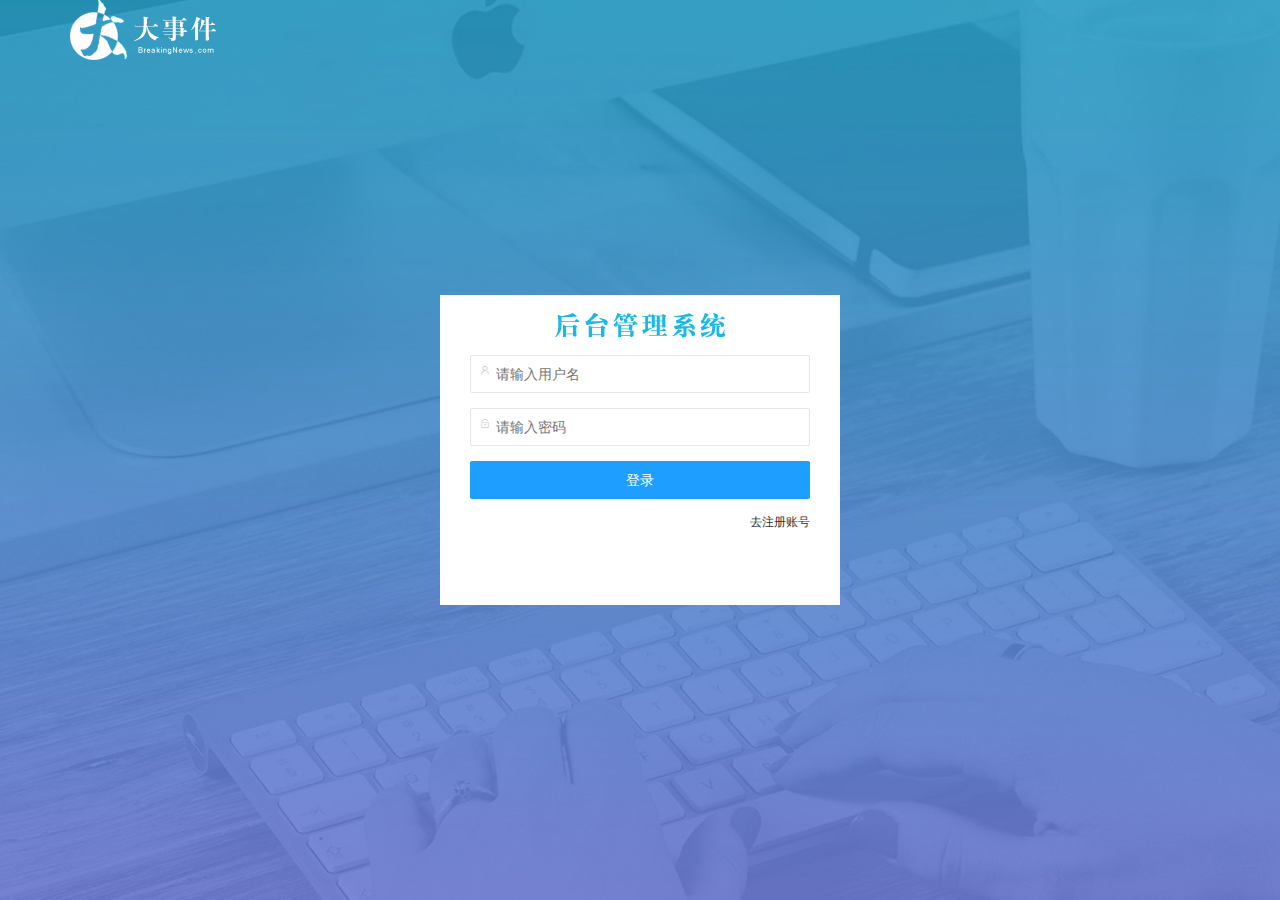
<file: login.html>
<!DOCTYPE html>
<html lang="en">
<head>
    <meta charset="UTF-8">
    <meta http-equiv="X-UA-Compatible" content="IE=edge">
    <meta name="viewport" content="width=device-width, initial-scale=1.0">
    <title>大事件-登录/注册</title>
    <link rel="stylesheet" href="./assets/lib/layui/css/layui.css">
    <link rel="stylesheet" href="./assets/css/login.css">  
</head>
<body>
    <!-- 头部logo区 -->
    <div class="layui-main">
        <img src="/assets/images/logo.png" alt="">
    </div>
    <!-- 登录注册区域 -->
    <div class="loginAndRegBox">
        <div class="title-box"></div>
        <!-- 登录的表单 -->
        <div class="login-box">
            <!-- 登录的div -->
        <form class="layui-form" id="form_login">
        <!-- 用户名 -->
        <div class="layui-form-item">
            <i class="layui-icon layui-icon-username" style="font-size: 10px; color: #ccc;"></i> 
          <!-- <label class="layui-form-label">输入框</label> -->
            <input type="text" name="username" required  lay-verify="required" placeholder="请输入用户名" autocomplete="off" class="layui-input">
        </div>
        <!-- 密码 -->
        <div class="layui-form-item">
            <i class="layui-icon layui-icon-password" style="font-size: 10px; color: #ccc;"></i> 
            <!-- <label class="layui-form-label">输入框</label> -->
            <input type="password" name="password" required lay-verify="required|pwd" placeholder="请输入密码" autocomplete="off" class="layui-input">
          </div>
        <!-- 登录按钮 -->
        <div class="layui-form-item">
            <!-- 注意：表单提交按钮和普通按钮的区别，就是lay-submit属性  -->
            <button class="layui-btn layui-btn-fluid layui-btn-normal" lay-submit lay-filter="formDemo" >登录</button>
          </div>
          <div class="layui-form-item links">
            <a href="javasrcipt:;" id="link_reg">去注册账号</a>
          </div>
        </form>
        </div>
        
          
        

        <!-- 注册的div -->
        <div class="reg-box">
        <form class="layui-form" id="form_reg">
            <!-- 用户名 -->
            <div class="layui-form-item">
                <i class="layui-icon layui-icon-username" style="font-size: 10px; color: #ccc;"></i> 
                <!-- <label class="layui-form-label">输入框</label> -->
                <input type="text" name="username" required  lay-verify="required" placeholder="请输入用户名" autocomplete="off" class="layui-input">
            </div>
            <!-- 密码 -->
            <div class="layui-form-item">
                <i class="layui-icon layui-icon-password" style="font-size: 10px; color: #ccc;"></i> 
                <!-- <label class="layui-form-label">输入框</label> -->
                <input type="password" name="password" required lay-verify="required|pwd" placeholder="请输入密码" autocomplete="off" class="layui-input">
                </div>
            <!-- 确认密码 -->
            <div class="layui-form-item">
                <i class="layui-icon layui-icon-password" style="font-size: 10px; color: #ccc;"></i> 
                <!-- <label class="layui-form-label">输入框</label> -->
                <input type="password" name="password" required lay-verify="required|pwd|repwd" placeholder="请再次确认密码" autocomplete="off" class="layui-input">
                </div>
            <!-- 登录按钮 -->
            <div class="layui-form-item">
                <!-- 注意：表单提交按钮和普通按钮的区别，就是lay-submit属性  -->
                <button class="layui-btn layui-btn-fluid layui-btn-normal" lay-submit lay-filter="formDemo" >登录</button>
                </div>
                <div class="layui-form-item links">
                <a href="javasrcipt:;" id="link_login">去登录账号</a>
                </div>
            </form>
        </div>
    </div>
    <!-- 导入layui的script标签 -->
    <script src="./assets/lib/layui/layui.all.js"></script>

    <!-- 导入 JQuery -->
    <script src="/assets/lib/jquery.js"></script>
    <!-- 导入自己封装的baseAPI -->
    <script src="./assets/js/baseAPI.js"></script>
    <!-- 导入自己的JavaScript 脚本 -->
    <script src="/assets/js/login.js"></script>
</body>
</html>
</file>
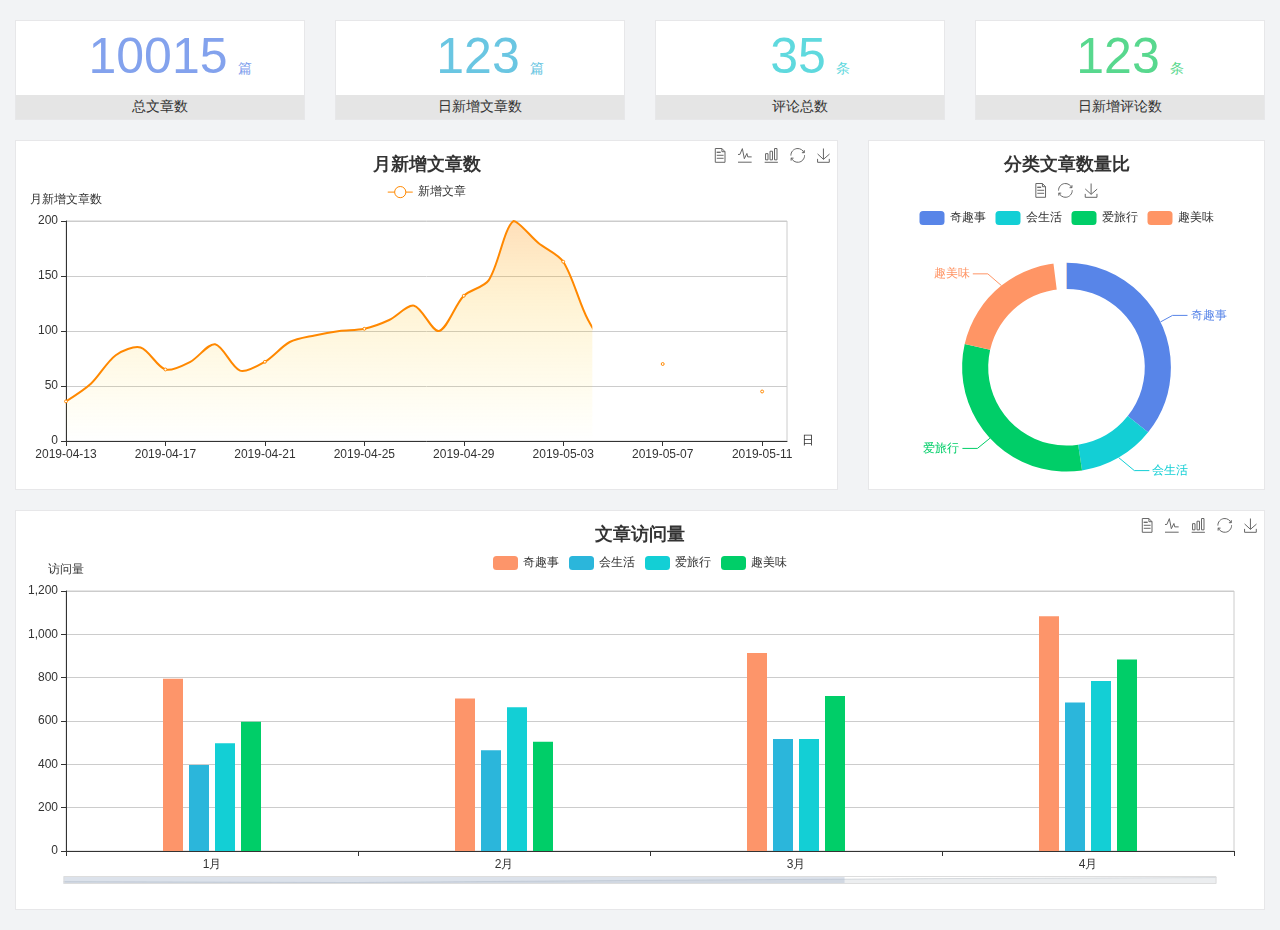
<file: home/dashboard.html>
<!DOCTYPE html>
<html lang="en">

<head>
  <meta charset="UTF-8">
  <meta name="viewport" content="width=device-width, initial-scale=1.0">
  <meta http-equiv="X-UA-Compatible" content="ie=edge">
  <title>图表统计</title>
  <link rel="stylesheet" href="../../assets/lib/bootstrap.css" />
  <link rel="stylesheet" href="../../assets/lib/main.css" />
  <script src="../../assets/lib/jquery.js"></script>
  <script type="text/javascript" src="../../assets/lib/echarts.min.js"></script>
</head>

<body>
  <div class="container-fluid">
    <div class="row spannel_list">
      <div class="col-sm-3 col-xs-6">
        <div class="spannel">
          <em>10015</em><span>篇</span>
          <b>总文章数</b>
        </div>
      </div>
      <div class="col-sm-3 col-xs-6">
        <div class="spannel scolor01">
          <em>123</em><span>篇</span>
          <b>日新增文章数</b>
        </div>
      </div>
      <div class="col-sm-3 col-xs-6">
        <div class="spannel scolor02">
          <em>35</em><span>条</span>
          <b>评论总数</b>
        </div>
      </div>
      <div class="col-sm-3 col-xs-6">
        <div class="spannel scolor03">
          <em>123</em><span>条</span>
          <b>日新增评论数</b>
        </div>
      </div>
    </div>
  </div>

  <div class="container-fluid">
    <div class="row curve-pie">
      <div class="col-lg-8 col-md-8">
        <div class="gragh_pannel" id="curve_show"></div>
      </div>
      <div class="col-lg-4 col-md-4">
        <div class="gragh_pannel" id="pie_show"></div>
      </div>
    </div>
  </div>

  <div class="container-fluid">
    <div class="column_pannel" id="column_show"></div>
  </div>

  <script>
    var oChart = echarts.init(document.getElementById('curve_show'));
    var aList_all = [
      { 'count': 36, 'date': '2019-04-13' },
      { 'count': 52, 'date': '2019-04-14' },
      { 'count': 78, 'date': '2019-04-15' },
      { 'count': 85, 'date': '2019-04-16' },
      { 'count': 65, 'date': '2019-04-17' },
      { 'count': 72, 'date': '2019-04-18' },
      { 'count': 88, 'date': '2019-04-19' },
      { 'count': 64, 'date': '2019-04-20' },
      { 'count': 72, 'date': '2019-04-21' },
      { 'count': 90, 'date': '2019-04-22' },
      { 'count': 96, 'date': '2019-04-23' },
      { 'count': 100, 'date': '2019-04-24' },
      { 'count': 102, 'date': '2019-04-25' },
      { 'count': 110, 'date': '2019-04-26' },
      { 'count': 123, 'date': '2019-04-27' },
      { 'count': 100, 'date': '2019-04-28' },
      { 'count': 132, 'date': '2019-04-29' },
      { 'count': 146, 'date': '2019-04-30' },
      { 'count': 200, 'date': '2019-05-01' },
      { 'count': 180, 'date': '2019-05-02' },
      { 'count': 163, 'date': '2019-05-03' },
      { 'count': 110, 'date': '2019-05-04' },
      { 'count': 80, 'date': '2019-05-05' },
      { 'count': 82, 'date': '2019-05-06' },
      { 'count': 70, 'date': '2019-05-07' },
      { 'count': 65, 'date': '2019-05-08' },
      { 'count': 54, 'date': '2019-05-09' },
      { 'count': 40, 'date': '2019-05-10' },
      { 'count': 45, 'date': '2019-05-11' },
      { 'count': 38, 'date': '2019-05-12' },
    ];

    let aCount = [];
    let aDate = [];

    for (var i = 0; i < aList_all.length; i++) {
      aCount.push(aList_all[i].count);
      aDate.push(aList_all[i].date);
    }

    var chartopt = {
      title: {
        text: '月新增文章数',
        left: 'center',
        top: '10'
      },
      tooltip: {
        trigger: 'axis'
      },
      legend: {
        data: ['新增文章'],
        top: '40'
      },
      toolbox: {
        show: true,
        feature: {
          mark: { show: true },
          dataView: { show: true, readOnly: false },
          magicType: { show: true, type: ['line', 'bar'] },
          restore: { show: true },
          saveAsImage: { show: true }
        }
      },
      calculable: true,
      xAxis: [
        {
          name: '日',
          type: 'category',
          boundaryGap: false,
          data: aDate
        }
      ],
      yAxis: [
        {
          name: '月新增文章数',
          type: 'value'
        }
      ],
      series: [
        {
          name: '新增文章',
          type: 'line',
          smooth: true,
          itemStyle: { normal: { areaStyle: { type: 'default' }, color: '#f80' }, lineStyle: { color: '#f80' } },
          data: aCount
        }],
      areaStyle: {
        normal: {
          color: new echarts.graphic.LinearGradient(0, 0, 0, 1, [{
            offset: 0,
            color: 'rgba(255,136,0,0.39)'
          }, {
            offset: .34,
            color: 'rgba(255,180,0,0.25)'
          }, {
            offset: 1,
            color: 'rgba(255,222,0,0.00)'
          }])

        }
      },
      grid: {
        show: true,
        x: 50,
        x2: 50,
        y: 80,
        height: 220
      }
    };

    oChart.setOption(chartopt);


    var oPie = echarts.init(document.getElementById('pie_show'));
    var oPieopt =
    {
      title: {
        top: 10,
        text: '分类文章数量比',
        x: 'center'
      },
      tooltip: {
        trigger: 'item',
        formatter: "{a} <br/>{b} : {c} ({d}%)"
      },
      color: ['#5885e8', '#13cfd5', '#00ce68', '#ff9565'],
      legend: {
        x: 'center',
        top: 65,
        data: ['奇趣事', '会生活', '爱旅行', '趣美味']
      },
      toolbox: {
        show: true,
        x: 'center',
        top: 35,
        feature: {
          mark: { show: true },
          dataView: { show: true, readOnly: false },
          magicType: {
            show: true,
            type: ['pie', 'funnel'],
            option: {
              funnel: {
                x: '25%',
                width: '50%',
                funnelAlign: 'left',
                max: 1548
              }
            }
          },
          restore: { show: true },
          saveAsImage: { show: true }
        }
      },
      calculable: true,
      series: [
        {
          name: '访问来源',
          type: 'pie',
          radius: ['45%', '60%'],
          center: ['50%', '65%'],
          data: [
            { value: 300, name: '奇趣事' },
            { value: 100, name: '会生活' },
            { value: 260, name: '爱旅行' },
            { value: 180, name: '趣美味' }
          ]
        }
      ]
    };
    oPie.setOption(oPieopt);



    var oColumn = this.echarts.init(document.getElementById('column_show'));
    var oColumnopt =
    {
      title: {
        text: '文章访问量',
        left: 'center',
        top: '10'
      },
      tooltip: {
        trigger: 'axis'
      },
      legend: {
        data: ['奇趣事', '会生活', '爱旅行', '趣美味'],
        top: '40'
      },
      toolbox: {
        show: true,
        feature: {
          mark: { show: true },
          dataView: { show: true, readOnly: false },
          magicType: { show: true, type: ['line', 'bar'] },
          restore: { show: true },
          saveAsImage: { show: true }
        }
      },
      calculable: true,
      xAxis: [
        {
          type: 'category',
          data: ['1月', '2月', '3月', '4月', '5月']
        }
      ],
      yAxis: [
        {
          name: '访问量',
          type: 'value'
        }
      ],
      series: [
        {
          name: '奇趣事',
          type: 'bar',
          barWidth: 20,
          itemStyle: {
            normal: { areaStyle: { type: 'default' }, color: '#fd956a' }
          },
          data: [800, 708, 920, 1090, 1200]
        },
        {
          name: '会生活',
          type: 'bar',
          barWidth: 20,
          itemStyle: {
            normal: { areaStyle: { type: 'default' }, color: '#2bb6db' }
          },
          data: [400, 468, 520, 690, 800]
        },
        {
          name: '爱旅行',
          type: 'bar',
          barWidth: 20,
          itemStyle: {
            normal: { areaStyle: { type: 'default' }, color: '#13cfd5' }
          },
          data: [500, 668, 520, 790, 900]
        },
        {
          name: '趣美味',
          type: 'bar',
          barWidth: 20,
          itemStyle: {
            normal: { areaStyle: { type: 'default' }, color: '#00ce68' }
          },
          data: [600, 508, 720, 890, 1000]
        }
      ],
      grid: {
        show: true,
        x: 50,
        x2: 30,
        y: 80,
        height: 260
      },
      dataZoom: [//给x轴设置滚动条
        {
          start: 0,//默认为0
          end: 100 - 1000 / 31,//默认为100
          type: 'slider',
          show: true,
          xAxisIndex: [0],
          handleSize: 0,//滑动条的 左右2个滑动条的大小
          height: 8,//组件高度
          left: 45, //左边的距离
          right: 50,//右边的距离
          bottom: 26,//右边的距离
          handleColor: '#ddd',//h滑动图标的颜色
          handleStyle: {
            borderColor: "#cacaca",
            borderWidth: "1",
            shadowBlur: 2,
            background: "#ddd",
            shadowColor: "#ddd",
          }
        }]
    };
    oColumn.setOption(oColumnopt);
  </script>
</body>

</html>
</file>
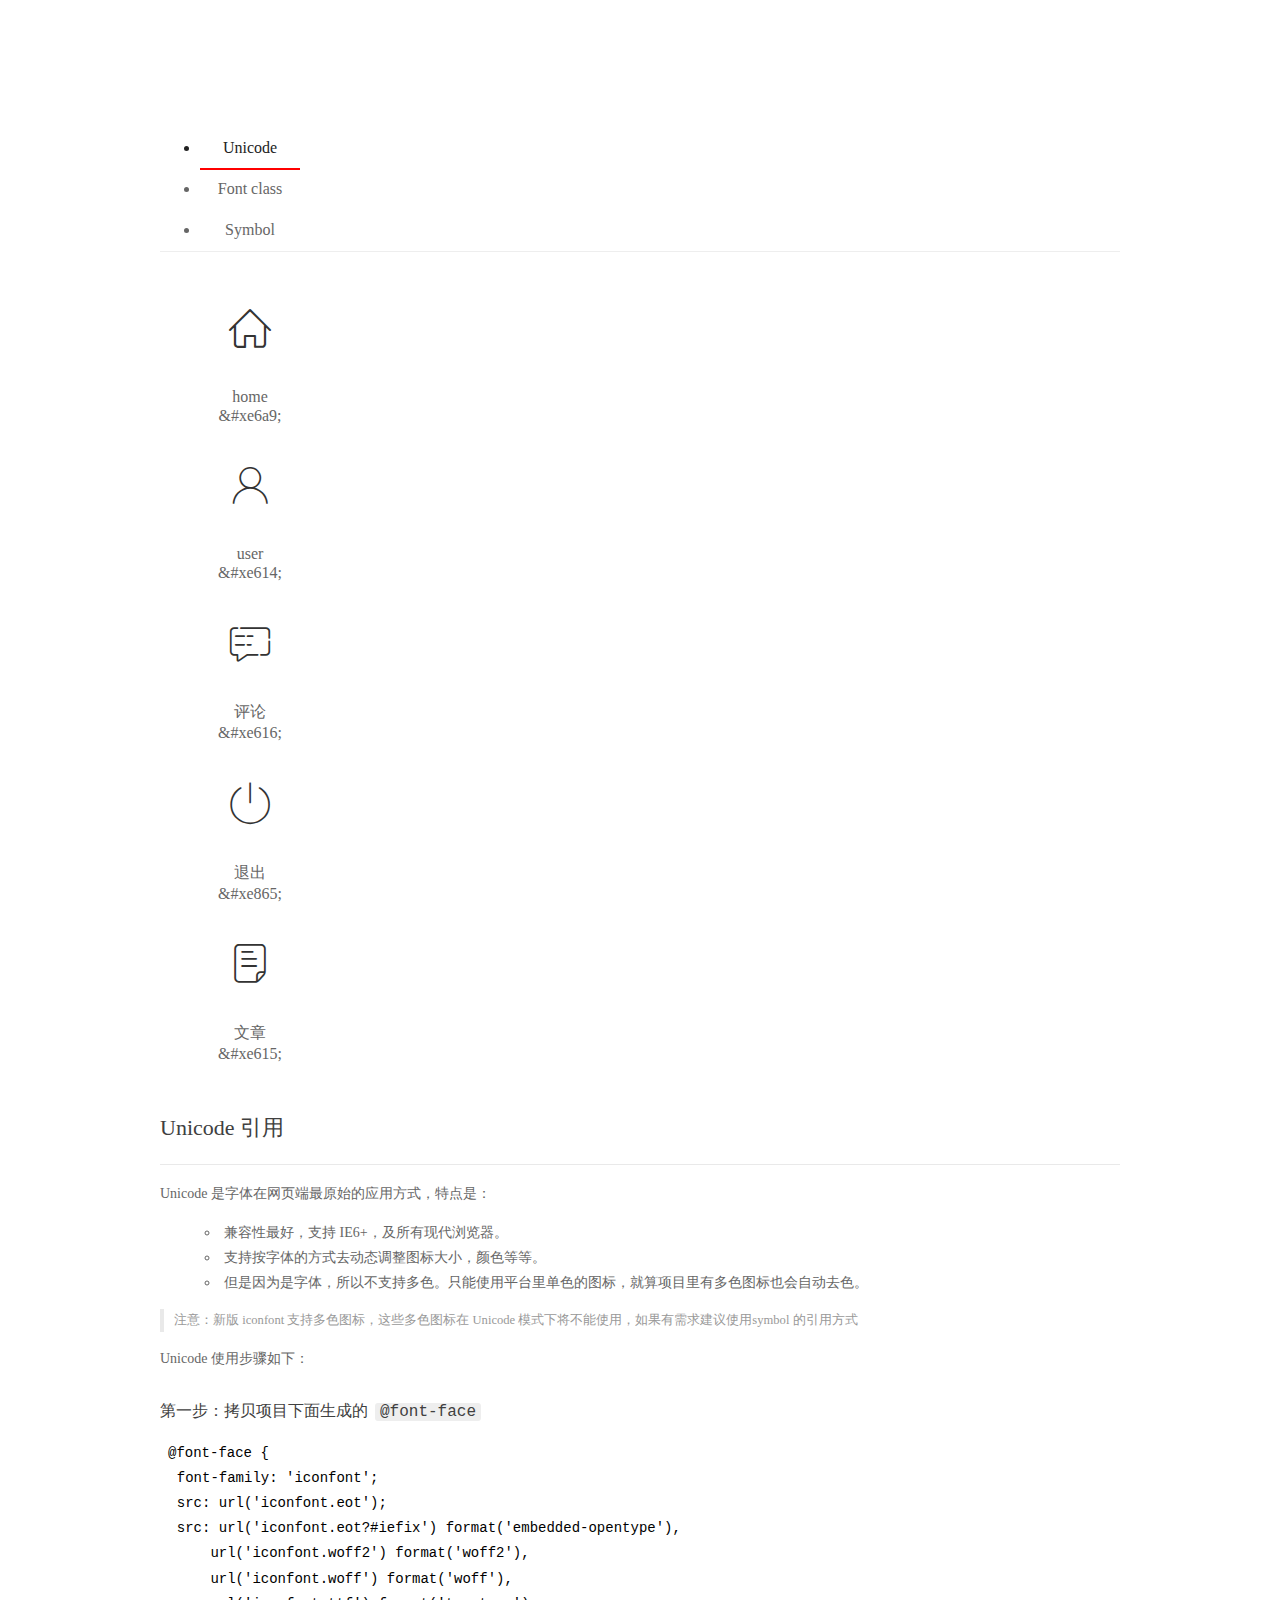
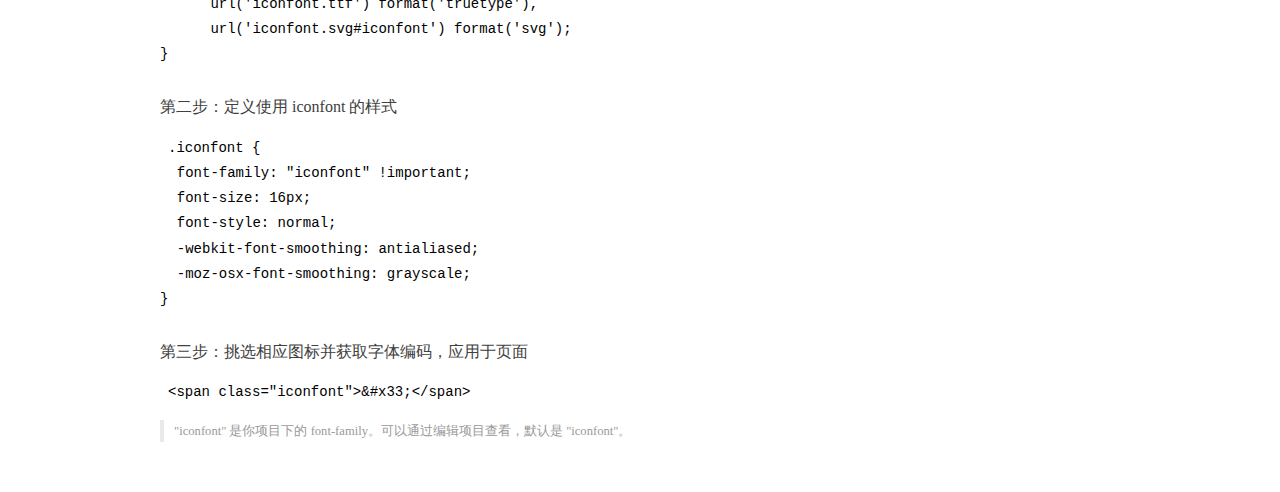
<file: assets/fonts/demo_index.html>
<!DOCTYPE html>
<html>
<head>
  <meta charset="utf-8"/>
  <title>IconFont Demo</title>
  <link rel="shortcut icon" href="https://gtms04.alicdn.com/tps/i4/TB1_oz6GVXXXXaFXpXXJDFnIXXX-64-64.ico" type="image/x-icon"/>
  <link rel="stylesheet" href="https://g.alicdn.com/thx/cube/1.3.2/cube.min.css">
  <link rel="stylesheet" href="demo.css">
  <link rel="stylesheet" href="iconfont.css">
  <script src="iconfont.js"></script>
  <!-- jQuery -->
  <script src="https://a1.alicdn.com/oss/uploads/2018/12/26/7bfddb60-08e8-11e9-9b04-53e73bb6408b.js"></script>
  <!-- 代码高亮 -->
  <script src="https://a1.alicdn.com/oss/uploads/2018/12/26/a3f714d0-08e6-11e9-8a15-ebf944d7534c.js"></script>
</head>
<body>
  <div class="main">
    <h1 class="logo"><a href="https://www.iconfont.cn/" title="iconfont 首页" target="_blank">&#xe86b;</a></h1>
    <div class="nav-tabs">
      <ul id="tabs" class="dib-box">
        <li class="dib active"><span>Unicode</span></li>
        <li class="dib"><span>Font class</span></li>
        <li class="dib"><span>Symbol</span></li>
      </ul>
      
    </div>
    <div class="tab-container">
      <div class="content unicode" style="display: block;">
          <ul class="icon_lists dib-box">
          
            <li class="dib">
              <span class="icon iconfont">&#xe6a9;</span>
                <div class="name">home</div>
                <div class="code-name">&amp;#xe6a9;</div>
              </li>
          
            <li class="dib">
              <span class="icon iconfont">&#xe614;</span>
                <div class="name">user</div>
                <div class="code-name">&amp;#xe614;</div>
              </li>
          
            <li class="dib">
              <span class="icon iconfont">&#xe616;</span>
                <div class="name">评论</div>
                <div class="code-name">&amp;#xe616;</div>
              </li>
          
            <li class="dib">
              <span class="icon iconfont">&#xe865;</span>
                <div class="name">退出</div>
                <div class="code-name">&amp;#xe865;</div>
              </li>
          
            <li class="dib">
              <span class="icon iconfont">&#xe615;</span>
                <div class="name">文章</div>
                <div class="code-name">&amp;#xe615;</div>
              </li>
          
          </ul>
          <div class="article markdown">
          <h2 id="unicode-">Unicode 引用</h2>
          <hr>

          <p>Unicode 是字体在网页端最原始的应用方式，特点是：</p>
          <ul>
            <li>兼容性最好，支持 IE6+，及所有现代浏览器。</li>
            <li>支持按字体的方式去动态调整图标大小，颜色等等。</li>
            <li>但是因为是字体，所以不支持多色。只能使用平台里单色的图标，就算项目里有多色图标也会自动去色。</li>
          </ul>
          <blockquote>
            <p>注意：新版 iconfont 支持多色图标，这些多色图标在 Unicode 模式下将不能使用，如果有需求建议使用symbol 的引用方式</p>
          </blockquote>
          <p>Unicode 使用步骤如下：</p>
          <h3 id="-font-face">第一步：拷贝项目下面生成的 <code>@font-face</code></h3>
<pre><code class="language-css"
>@font-face {
  font-family: 'iconfont';
  src: url('iconfont.eot');
  src: url('iconfont.eot?#iefix') format('embedded-opentype'),
      url('iconfont.woff2') format('woff2'),
      url('iconfont.woff') format('woff'),
      url('iconfont.ttf') format('truetype'),
      url('iconfont.svg#iconfont') format('svg');
}
</code></pre>
          <h3 id="-iconfont-">第二步：定义使用 iconfont 的样式</h3>
<pre><code class="language-css"
>.iconfont {
  font-family: "iconfont" !important;
  font-size: 16px;
  font-style: normal;
  -webkit-font-smoothing: antialiased;
  -moz-osx-font-smoothing: grayscale;
}
</code></pre>
          <h3 id="-">第三步：挑选相应图标并获取字体编码，应用于页面</h3>
<pre>
<code class="language-html"
>&lt;span class="iconfont"&gt;&amp;#x33;&lt;/span&gt;
</code></pre>
          <blockquote>
            <p>"iconfont" 是你项目下的 font-family。可以通过编辑项目查看，默认是 "iconfont"。</p>
          </blockquote>
          </div>
      </div>
      <div class="content font-class">
        <ul class="icon_lists dib-box">
          
          <li class="dib">
            <span class="icon iconfont icon-home"></span>
            <div class="name">
              home
            </div>
            <div class="code-name">.icon-home
            </div>
          </li>
          
          <li class="dib">
            <span class="icon iconfont icon-user"></span>
            <div class="name">
              user
            </div>
            <div class="code-name">.icon-user
            </div>
          </li>
          
          <li class="dib">
            <span class="icon iconfont icon-pinglun"></span>
            <div class="name">
              评论
            </div>
            <div class="code-name">.icon-pinglun
            </div>
          </li>
          
          <li class="dib">
            <span class="icon iconfont icon-tuichu"></span>
            <div class="name">
              退出
            </div>
            <div class="code-name">.icon-tuichu
            </div>
          </li>
          
          <li class="dib">
            <span class="icon iconfont icon-16"></span>
            <div class="name">
              文章
            </div>
            <div class="code-name">.icon-16
            </div>
          </li>
          
        </ul>
        <div class="article markdown">
        <h2 id="font-class-">font-class 引用</h2>
        <hr>

        <p>font-class 是 Unicode 使用方式的一种变种，主要是解决 Unicode 书写不直观，语意不明确的问题。</p>
        <p>与 Unicode 使用方式相比，具有如下特点：</p>
        <ul>
          <li>兼容性良好，支持 IE8+，及所有现代浏览器。</li>
          <li>相比于 Unicode 语意明确，书写更直观。可以很容易分辨这个 icon 是什么。</li>
          <li>因为使用 class 来定义图标，所以当要替换图标时，只需要修改 class 里面的 Unicode 引用。</li>
          <li>不过因为本质上还是使用的字体，所以多色图标还是不支持的。</li>
        </ul>
        <p>使用步骤如下：</p>
        <h3 id="-fontclass-">第一步：引入项目下面生成的 fontclass 代码：</h3>
<pre><code class="language-html">&lt;link rel="stylesheet" href="./iconfont.css"&gt;
</code></pre>
        <h3 id="-">第二步：挑选相应图标并获取类名，应用于页面：</h3>
<pre><code class="language-html">&lt;span class="iconfont icon-xxx"&gt;&lt;/span&gt;
</code></pre>
        <blockquote>
          <p>"
            iconfont" 是你项目下的 font-family。可以通过编辑项目查看，默认是 "iconfont"。</p>
        </blockquote>
      </div>
      </div>
      <div class="content symbol">
          <ul class="icon_lists dib-box">
          
            <li class="dib">
                <svg class="icon svg-icon" aria-hidden="true">
                  <use xlink:href="#icon-home"></use>
                </svg>
                <div class="name">home</div>
                <div class="code-name">#icon-home</div>
            </li>
          
            <li class="dib">
                <svg class="icon svg-icon" aria-hidden="true">
                  <use xlink:href="#icon-user"></use>
                </svg>
                <div class="name">user</div>
                <div class="code-name">#icon-user</div>
            </li>
          
            <li class="dib">
                <svg class="icon svg-icon" aria-hidden="true">
                  <use xlink:href="#icon-pinglun"></use>
                </svg>
                <div class="name">评论</div>
                <div class="code-name">#icon-pinglun</div>
            </li>
          
            <li class="dib">
                <svg class="icon svg-icon" aria-hidden="true">
                  <use xlink:href="#icon-tuichu"></use>
                </svg>
                <div class="name">退出</div>
                <div class="code-name">#icon-tuichu</div>
            </li>
          
            <li class="dib">
                <svg class="icon svg-icon" aria-hidden="true">
                  <use xlink:href="#icon-16"></use>
                </svg>
                <div class="name">文章</div>
                <div class="code-name">#icon-16</div>
            </li>
          
          </ul>
          <div class="article markdown">
          <h2 id="symbol-">Symbol 引用</h2>
          <hr>

          <p>这是一种全新的使用方式，应该说这才是未来的主流，也是平台目前推荐的用法。相关介绍可以参考这篇<a href="">文章</a>
            这种用法其实是做了一个 SVG 的集合，与另外两种相比具有如下特点：</p>
          <ul>
            <li>支持多色图标了，不再受单色限制。</li>
            <li>通过一些技巧，支持像字体那样，通过 <code>font-size</code>, <code>color</code> 来调整样式。</li>
            <li>兼容性较差，支持 IE9+，及现代浏览器。</li>
            <li>浏览器渲染 SVG 的性能一般，还不如 png。</li>
          </ul>
          <p>使用步骤如下：</p>
          <h3 id="-symbol-">第一步：引入项目下面生成的 symbol 代码：</h3>
<pre><code class="language-html">&lt;script src="./iconfont.js"&gt;&lt;/script&gt;
</code></pre>
          <h3 id="-css-">第二步：加入通用 CSS 代码（引入一次就行）：</h3>
<pre><code class="language-html">&lt;style&gt;
.icon {
  width: 1em;
  height: 1em;
  vertical-align: -0.15em;
  fill: currentColor;
  overflow: hidden;
}
&lt;/style&gt;
</code></pre>
          <h3 id="-">第三步：挑选相应图标并获取类名，应用于页面：</h3>
<pre><code class="language-html">&lt;svg class="icon" aria-hidden="true"&gt;
  &lt;use xlink:href="#icon-xxx"&gt;&lt;/use&gt;
&lt;/svg&gt;
</code></pre>
          </div>
      </div>

    </div>
  </div>
  <script>
  $(document).ready(function () {
      $('.tab-container .content:first').show()

      $('#tabs li').click(function (e) {
        var tabContent = $('.tab-container .content')
        var index = $(this).index()

        if ($(this).hasClass('active')) {
          return
        } else {
          $('#tabs li').removeClass('active')
          $(this).addClass('active')

          tabContent.hide().eq(index).fadeIn()
        }
      })
    })
  </script>
</body>
</html>
</file>
<file: assets/lib/layui/css/layui.css>
/** layui-v2.5.5 MIT License By https://www.layui.com */
 .layui-inline,img{display:inline-block;vertical-align:middle}h1,h2,h3,h4,h5,h6{font-weight:400}.layui-edge,.layui-header,.layui-inline,.layui-main{position:relative}.layui-body,.layui-edge,.layui-elip{overflow:hidden}.layui-btn,.layui-edge,.layui-inline,img{vertical-align:middle}.layui-btn,.layui-disabled,.layui-icon,.layui-unselect{-moz-user-select:none;-webkit-user-select:none;-ms-user-select:none}.layui-elip,.layui-form-checkbox span,.layui-form-pane .layui-form-label{text-overflow:ellipsis;white-space:nowrap}.layui-breadcrumb,.layui-tree-btnGroup{visibility:hidden}blockquote,body,button,dd,div,dl,dt,form,h1,h2,h3,h4,h5,h6,input,li,ol,p,pre,td,textarea,th,ul{margin:0;padding:0;-webkit-tap-highlight-color:rgba(0,0,0,0)}a:active,a:hover{outline:0}img{border:none}li{list-style:none}table{border-collapse:collapse;border-spacing:0}h4,h5,h6{font-size:100%}button,input,optgroup,option,select,textarea{font-family:inherit;font-size:inherit;font-style:inherit;font-weight:inherit;outline:0}pre{white-space:pre-wrap;white-space:-moz-pre-wrap;white-space:-pre-wrap;white-space:-o-pre-wrap;word-wrap:break-word}body{line-height:24px;font:14px Helvetica Neue,Helvetica,PingFang SC,Tahoma,Arial,sans-serif}hr{height:1px;margin:10px 0;border:0;clear:both}a{color:#333;text-decoration:none}a:hover{color:#777}a cite{font-style:normal;*cursor:pointer}.layui-border-box,.layui-border-box *{box-sizing:border-box}.layui-box,.layui-box *{box-sizing:content-box}.layui-clear{clear:both;*zoom:1}.layui-clear:after{content:'\20';clear:both;*zoom:1;display:block;height:0}.layui-inline{*display:inline;*zoom:1}.layui-edge{display:inline-block;width:0;height:0;border-width:6px;border-style:dashed;border-color:transparent}.layui-edge-top{top:-4px;border-bottom-color:#999;border-bottom-style:solid}.layui-edge-right{border-left-color:#999;border-left-style:solid}.layui-edge-bottom{top:2px;border-top-color:#999;border-top-style:solid}.layui-edge-left{border-right-color:#999;border-right-style:solid}.layui-disabled,.layui-disabled:hover{color:#d2d2d2!important;cursor:not-allowed!important}.layui-circle{border-radius:100%}.layui-show{display:block!important}.layui-hide{display:none!important}@font-face{font-family:layui-icon;src:url(../font/iconfont.eot?v=250);src:url(../font/iconfont.eot?v=250#iefix) format('embedded-opentype'),url(../font/iconfont.woff2?v=250) format('woff2'),url(../font/iconfont.woff?v=250) format('woff'),url(../font/iconfont.ttf?v=250) format('truetype'),url(../font/iconfont.svg?v=250#layui-icon) format('svg')}.layui-icon{font-family:layui-icon!important;font-size:16px;font-style:normal;-webkit-font-smoothing:antialiased;-moz-osx-font-smoothing:grayscale}.layui-icon-reply-fill:before{content:"\e611"}.layui-icon-set-fill:before{content:"\e614"}.layui-icon-menu-fill:before{content:"\e60f"}.layui-icon-search:before{content:"\e615"}.layui-icon-share:before{content:"\e641"}.layui-icon-set-sm:before{content:"\e620"}.layui-icon-engine:before{content:"\e628"}.layui-icon-close:before{content:"\1006"}.layui-icon-close-fill:before{content:"\1007"}.layui-icon-chart-screen:before{content:"\e629"}.layui-icon-star:before{content:"\e600"}.layui-icon-circle-dot:before{content:"\e617"}.layui-icon-chat:before{content:"\e606"}.layui-icon-release:before{content:"\e609"}.layui-icon-list:before{content:"\e60a"}.layui-icon-chart:before{content:"\e62c"}.layui-icon-ok-circle:before{content:"\1005"}.layui-icon-layim-theme:before{content:"\e61b"}.layui-icon-table:before{content:"\e62d"}.layui-icon-right:before{content:"\e602"}.layui-icon-left:before{content:"\e603"}.layui-icon-cart-simple:before{content:"\e698"}.layui-icon-face-cry:before{content:"\e69c"}.layui-icon-face-smile:before{content:"\e6af"}.layui-icon-survey:before{content:"\e6b2"}.layui-icon-tree:before{content:"\e62e"}.layui-icon-upload-circle:before{content:"\e62f"}.layui-icon-add-circle:before{content:"\e61f"}.layui-icon-download-circle:before{content:"\e601"}.layui-icon-templeate-1:before{content:"\e630"}.layui-icon-util:before{content:"\e631"}.layui-icon-face-surprised:before{content:"\e664"}.layui-icon-edit:before{content:"\e642"}.layui-icon-speaker:before{content:"\e645"}.layui-icon-down:before{content:"\e61a"}.layui-icon-file:before{content:"\e621"}.layui-icon-layouts:before{content:"\e632"}.layui-icon-rate-half:before{content:"\e6c9"}.layui-icon-add-circle-fine:before{content:"\e608"}.layui-icon-prev-circle:before{content:"\e633"}.layui-icon-read:before{content:"\e705"}.layui-icon-404:before{content:"\e61c"}.layui-icon-carousel:before{content:"\e634"}.layui-icon-help:before{content:"\e607"}.layui-icon-code-circle:before{content:"\e635"}.layui-icon-water:before{content:"\e636"}.layui-icon-username:before{content:"\e66f"}.layui-icon-find-fill:before{content:"\e670"}.layui-icon-about:before{content:"\e60b"}.layui-icon-location:before{content:"\e715"}.layui-icon-up:before{content:"\e619"}.layui-icon-pause:before{content:"\e651"}.layui-icon-date:before{content:"\e637"}.layui-icon-layim-uploadfile:before{content:"\e61d"}.layui-icon-delete:before{content:"\e640"}.layui-icon-play:before{content:"\e652"}.layui-icon-top:before{content:"\e604"}.layui-icon-friends:before{content:"\e612"}.layui-icon-refresh-3:before{content:"\e9aa"}.layui-icon-ok:before{content:"\e605"}.layui-icon-layer:before{content:"\e638"}.layui-icon-face-smile-fine:before{content:"\e60c"}.layui-icon-dollar:before{content:"\e659"}.layui-icon-group:before{content:"\e613"}.layui-icon-layim-download:before{content:"\e61e"}.layui-icon-picture-fine:before{content:"\e60d"}.layui-icon-link:before{content:"\e64c"}.layui-icon-diamond:before{content:"\e735"}.layui-icon-log:before{content:"\e60e"}.layui-icon-rate-solid:before{content:"\e67a"}.layui-icon-fonts-del:before{content:"\e64f"}.layui-icon-unlink:before{content:"\e64d"}.layui-icon-fonts-clear:before{content:"\e639"}.layui-icon-triangle-r:before{content:"\e623"}.layui-icon-circle:before{content:"\e63f"}.layui-icon-radio:before{content:"\e643"}.layui-icon-align-center:before{content:"\e647"}.layui-icon-align-right:before{content:"\e648"}.layui-icon-align-left:before{content:"\e649"}.layui-icon-loading-1:before{content:"\e63e"}.layui-icon-return:before{content:"\e65c"}.layui-icon-fonts-strong:before{content:"\e62b"}.layui-icon-upload:before{content:"\e67c"}.layui-icon-dialogue:before{content:"\e63a"}.layui-icon-video:before{content:"\e6ed"}.layui-icon-headset:before{content:"\e6fc"}.layui-icon-cellphone-fine:before{content:"\e63b"}.layui-icon-add-1:before{content:"\e654"}.layui-icon-face-smile-b:before{content:"\e650"}.layui-icon-fonts-html:before{content:"\e64b"}.layui-icon-form:before{content:"\e63c"}.layui-icon-cart:before{content:"\e657"}.layui-icon-camera-fill:before{content:"\e65d"}.layui-icon-tabs:before{content:"\e62a"}.layui-icon-fonts-code:before{content:"\e64e"}.layui-icon-fire:before{content:"\e756"}.layui-icon-set:before{content:"\e716"}.layui-icon-fonts-u:before{content:"\e646"}.layui-icon-triangle-d:before{content:"\e625"}.layui-icon-tips:before{content:"\e702"}.layui-icon-picture:before{content:"\e64a"}.layui-icon-more-vertical:before{content:"\e671"}.layui-icon-flag:before{content:"\e66c"}.layui-icon-loading:before{content:"\e63d"}.layui-icon-fonts-i:before{content:"\e644"}.layui-icon-refresh-1:before{content:"\e666"}.layui-icon-rmb:before{content:"\e65e"}.layui-icon-home:before{content:"\e68e"}.layui-icon-user:before{content:"\e770"}.layui-icon-notice:before{content:"\e667"}.layui-icon-login-weibo:before{content:"\e675"}.layui-icon-voice:before{content:"\e688"}.layui-icon-upload-drag:before{content:"\e681"}.layui-icon-login-qq:before{content:"\e676"}.layui-icon-snowflake:before{content:"\e6b1"}.layui-icon-file-b:before{content:"\e655"}.layui-icon-template:before{content:"\e663"}.layui-icon-auz:before{content:"\e672"}.layui-icon-console:before{content:"\e665"}.layui-icon-app:before{content:"\e653"}.layui-icon-prev:before{content:"\e65a"}.layui-icon-website:before{content:"\e7ae"}.layui-icon-next:before{content:"\e65b"}.layui-icon-component:before{content:"\e857"}.layui-icon-more:before{content:"\e65f"}.layui-icon-login-wechat:before{content:"\e677"}.layui-icon-shrink-right:before{content:"\e668"}.layui-icon-spread-left:before{content:"\e66b"}.layui-icon-camera:before{content:"\e660"}.layui-icon-note:before{content:"\e66e"}.layui-icon-refresh:before{content:"\e669"}.layui-icon-female:before{content:"\e661"}.layui-icon-male:before{content:"\e662"}.layui-icon-password:before{content:"\e673"}.layui-icon-senior:before{content:"\e674"}.layui-icon-theme:before{content:"\e66a"}.layui-icon-tread:before{content:"\e6c5"}.layui-icon-praise:before{content:"\e6c6"}.layui-icon-star-fill:before{content:"\e658"}.layui-icon-rate:before{content:"\e67b"}.layui-icon-template-1:before{content:"\e656"}.layui-icon-vercode:before{content:"\e679"}.layui-icon-cellphone:before{content:"\e678"}.layui-icon-screen-full:before{content:"\e622"}.layui-icon-screen-restore:before{content:"\e758"}.layui-icon-cols:before{content:"\e610"}.layui-icon-export:before{content:"\e67d"}.layui-icon-print:before{content:"\e66d"}.layui-icon-slider:before{content:"\e714"}.layui-icon-addition:before{content:"\e624"}.layui-icon-subtraction:before{content:"\e67e"}.layui-icon-service:before{content:"\e626"}.layui-icon-transfer:before{content:"\e691"}.layui-main{width:1140px;margin:0 auto}.layui-header{z-index:1000;height:60px}.layui-header a:hover{transition:all .5s;-webkit-transition:all .5s}.layui-side{position:fixed;left:0;top:0;bottom:0;z-index:999;width:200px;overflow-x:hidden}.layui-side-scroll{position:relative;width:220px;height:100%;overflow-x:hidden}.layui-body{position:absolute;left:200px;right:0;top:0;bottom:0;z-index:998;width:auto;overflow-y:auto;box-sizing:border-box}.layui-layout-body{overflow:hidden}.layui-layout-admin .layui-header{background-color:#23262E}.layui-layout-admin .layui-side{top:60px;width:200px;overflow-x:hidden}.layui-layout-admin .layui-body{position:fixed;top:60px;bottom:44px}.layui-layout-admin .layui-main{width:auto;margin:0 15px}.layui-layout-admin .layui-footer{position:fixed;left:200px;right:0;bottom:0;height:44px;line-height:44px;padding:0 15px;background-color:#eee}.layui-layout-admin .layui-logo{position:absolute;left:0;top:0;width:200px;height:100%;line-height:60px;text-align:center;color:#009688;font-size:16px}.layui-layout-admin .layui-header .layui-nav{background:0 0}.layui-layout-left{position:absolute!important;left:200px;top:0}.layui-layout-right{position:absolute!important;right:0;top:0}.layui-container{position:relative;margin:0 auto;padding:0 15px;box-sizing:border-box}.layui-fluid{position:relative;margin:0 auto;padding:0 15px}.layui-row:after,.layui-row:before{content:'';display:block;clear:both}.layui-col-lg1,.layui-col-lg10,.layui-col-lg11,.layui-col-lg12,.layui-col-lg2,.layui-col-lg3,.layui-col-lg4,.layui-col-lg5,.layui-col-lg6,.layui-col-lg7,.layui-col-lg8,.layui-col-lg9,.layui-col-md1,.layui-col-md10,.layui-col-md11,.layui-col-md12,.layui-col-md2,.layui-col-md3,.layui-col-md4,.layui-col-md5,.layui-col-md6,.layui-col-md7,.layui-col-md8,.layui-col-md9,.layui-col-sm1,.layui-col-sm10,.layui-col-sm11,.layui-col-sm12,.layui-col-sm2,.layui-col-sm3,.layui-col-sm4,.layui-col-sm5,.layui-col-sm6,.layui-col-sm7,.layui-col-sm8,.layui-col-sm9,.layui-col-xs1,.layui-col-xs10,.layui-col-xs11,.layui-col-xs12,.layui-col-xs2,.layui-col-xs3,.layui-col-xs4,.layui-col-xs5,.layui-col-xs6,.layui-col-xs7,.layui-col-xs8,.layui-col-xs9{position:relative;display:block;box-sizing:border-box}.layui-col-xs1,.layui-col-xs10,.layui-col-xs11,.layui-col-xs12,.layui-col-xs2,.layui-col-xs3,.layui-col-xs4,.layui-col-xs5,.layui-col-xs6,.layui-col-xs7,.layui-col-xs8,.layui-col-xs9{float:left}.layui-col-xs1{width:8.33333333%}.layui-col-xs2{width:16.66666667%}.layui-col-xs3{width:25%}.layui-col-xs4{width:33.33333333%}.layui-col-xs5{width:41.66666667%}.layui-col-xs6{width:50%}.layui-col-xs7{width:58.33333333%}.layui-col-xs8{width:66.66666667%}.layui-col-xs9{width:75%}.layui-col-xs10{width:83.33333333%}.layui-col-xs11{width:91.66666667%}.layui-col-xs12{width:100%}.layui-col-xs-offset1{margin-left:8.33333333%}.layui-col-xs-offset2{margin-left:16.66666667%}.layui-col-xs-offset3{margin-left:25%}.layui-col-xs-offset4{margin-left:33.33333333%}.layui-col-xs-offset5{margin-left:41.66666667%}.layui-col-xs-offset6{margin-left:50%}.layui-col-xs-offset7{margin-left:58.33333333%}.layui-col-xs-offset8{margin-left:66.66666667%}.layui-col-xs-offset9{margin-left:75%}.layui-col-xs-offset10{margin-left:83.33333333%}.layui-col-xs-offset11{margin-left:91.66666667%}.layui-col-xs-offset12{margin-left:100%}@media screen and (max-width:768px){.layui-hide-xs{display:none!important}.layui-show-xs-block{display:block!important}.layui-show-xs-inline{display:inline!important}.layui-show-xs-inline-block{display:inline-block!important}}@media screen and (min-width:768px){.layui-container{width:750px}.layui-hide-sm{display:none!important}.layui-show-sm-block{display:block!important}.layui-show-sm-inline{display:inline!important}.layui-show-sm-inline-block{display:inline-block!important}.layui-col-sm1,.layui-col-sm10,.layui-col-sm11,.layui-col-sm12,.layui-col-sm2,.layui-col-sm3,.layui-col-sm4,.layui-col-sm5,.layui-col-sm6,.layui-col-sm7,.layui-col-sm8,.layui-col-sm9{float:left}.layui-col-sm1{width:8.33333333%}.layui-col-sm2{width:16.66666667%}.layui-col-sm3{width:25%}.layui-col-sm4{width:33.33333333%}.layui-col-sm5{width:41.66666667%}.layui-col-sm6{width:50%}.layui-col-sm7{width:58.33333333%}.layui-col-sm8{width:66.66666667%}.layui-col-sm9{width:75%}.layui-col-sm10{width:83.33333333%}.layui-col-sm11{width:91.66666667%}.layui-col-sm12{width:100%}.layui-col-sm-offset1{margin-left:8.33333333%}.layui-col-sm-offset2{margin-left:16.66666667%}.layui-col-sm-offset3{margin-left:25%}.layui-col-sm-offset4{margin-left:33.33333333%}.layui-col-sm-offset5{margin-left:41.66666667%}.layui-col-sm-offset6{margin-left:50%}.layui-col-sm-offset7{margin-left:58.33333333%}.layui-col-sm-offset8{margin-left:66.66666667%}.layui-col-sm-offset9{margin-left:75%}.layui-col-sm-offset10{margin-left:83.33333333%}.layui-col-sm-offset11{margin-left:91.66666667%}.layui-col-sm-offset12{margin-left:100%}}@media screen and (min-width:992px){.layui-container{width:970px}.layui-hide-md{display:none!important}.layui-show-md-block{display:block!important}.layui-show-md-inline{display:inline!important}.layui-show-md-inline-block{display:inline-block!important}.layui-col-md1,.layui-col-md10,.layui-col-md11,.layui-col-md12,.layui-col-md2,.layui-col-md3,.layui-col-md4,.layui-col-md5,.layui-col-md6,.layui-col-md7,.layui-col-md8,.layui-col-md9{float:left}.layui-col-md1{width:8.33333333%}.layui-col-md2{width:16.66666667%}.layui-col-md3{width:25%}.layui-col-md4{width:33.33333333%}.layui-col-md5{width:41.66666667%}.layui-col-md6{width:50%}.layui-col-md7{width:58.33333333%}.layui-col-md8{width:66.66666667%}.layui-col-md9{width:75%}.layui-col-md10{width:83.33333333%}.layui-col-md11{width:91.66666667%}.layui-col-md12{width:100%}.layui-col-md-offset1{margin-left:8.33333333%}.layui-col-md-offset2{margin-left:16.66666667%}.layui-col-md-offset3{margin-left:25%}.layui-col-md-offset4{margin-left:33.33333333%}.layui-col-md-offset5{margin-left:41.66666667%}.layui-col-md-offset6{margin-left:50%}.layui-col-md-offset7{margin-left:58.33333333%}.layui-col-md-offset8{margin-left:66.66666667%}.layui-col-md-offset9{margin-left:75%}.layui-col-md-offset10{margin-left:83.33333333%}.layui-col-md-offset11{margin-left:91.66666667%}.layui-col-md-offset12{margin-left:100%}}@media screen and (min-width:1200px){.layui-container{width:1170px}.layui-hide-lg{display:none!important}.layui-show-lg-block{display:block!important}.layui-show-lg-inline{display:inline!important}.layui-show-lg-inline-block{display:inline-block!important}.layui-col-lg1,.layui-col-lg10,.layui-col-lg11,.layui-col-lg12,.layui-col-lg2,.layui-col-lg3,.layui-col-lg4,.layui-col-lg5,.layui-col-lg6,.layui-col-lg7,.layui-col-lg8,.layui-col-lg9{float:left}.layui-col-lg1{width:8.33333333%}.layui-col-lg2{width:16.66666667%}.layui-col-lg3{width:25%}.layui-col-lg4{width:33.33333333%}.layui-col-lg5{width:41.66666667%}.layui-col-lg6{width:50%}.layui-col-lg7{width:58.33333333%}.layui-col-lg8{width:66.66666667%}.layui-col-lg9{width:75%}.layui-col-lg10{width:83.33333333%}.layui-col-lg11{width:91.66666667%}.layui-col-lg12{width:100%}.layui-col-lg-offset1{margin-left:8.33333333%}.layui-col-lg-offset2{margin-left:16.66666667%}.layui-col-lg-offset3{margin-left:25%}.layui-col-lg-offset4{margin-left:33.33333333%}.layui-col-lg-offset5{margin-left:41.66666667%}.layui-col-lg-offset6{margin-left:50%}.layui-col-lg-offset7{margin-left:58.33333333%}.layui-col-lg-offset8{margin-left:66.66666667%}.layui-col-lg-offset9{margin-left:75%}.layui-col-lg-offset10{margin-left:83.33333333%}.layui-col-lg-offset11{margin-left:91.66666667%}.layui-col-lg-offset12{margin-left:100%}}.layui-col-space1{margin:-.5px}.layui-col-space1>*{padding:.5px}.layui-col-space3{margin:-1.5px}.layui-col-space3>*{padding:1.5px}.layui-col-space5{margin:-2.5px}.layui-col-space5>*{padding:2.5px}.layui-col-space8{margin:-3.5px}.layui-col-space8>*{padding:3.5px}.layui-col-space10{margin:-5px}.layui-col-space10>*{padding:5px}.layui-col-space12{margin:-6px}.layui-col-space12>*{padding:6px}.layui-col-space15{margin:-7.5px}.layui-col-space15>*{padding:7.5px}.layui-col-space18{margin:-9px}.layui-col-space18>*{padding:9px}.layui-col-space20{margin:-10px}.layui-col-space20>*{padding:10px}.layui-col-space22{margin:-11px}.layui-col-space22>*{padding:11px}.layui-col-space25{margin:-12.5px}.layui-col-space25>*{padding:12.5px}.layui-col-space30{margin:-15px}.layui-col-space30>*{padding:15px}.layui-btn,.layui-input,.layui-select,.layui-textarea,.layui-upload-button{outline:0;-webkit-appearance:none;transition:all .3s;-webkit-transition:all .3s;box-sizing:border-box}.layui-elem-quote{margin-bottom:10px;padding:15px;line-height:22px;border-left:5px solid #009688;border-radius:0 2px 2px 0;background-color:#f2f2f2}.layui-quote-nm{border-style:solid;border-width:1px 1px 1px 5px;background:0 0}.layui-elem-field{margin-bottom:10px;padding:0;border-width:1px;border-style:solid}.layui-elem-field legend{margin-left:20px;padding:0 10px;font-size:20px;font-weight:300}.layui-field-title{margin:10px 0 20px;border-width:1px 0 0}.layui-field-box{padding:10px 15px}.layui-field-title .layui-field-box{padding:10px 0}.layui-progress{position:relative;height:6px;border-radius:20px;background-color:#e2e2e2}.layui-progress-bar{position:absolute;left:0;top:0;width:0;max-width:100%;height:6px;border-radius:20px;text-align:right;background-color:#5FB878;transition:all .3s;-webkit-transition:all .3s}.layui-progress-big,.layui-progress-big .layui-progress-bar{height:18px;line-height:18px}.layui-progress-text{position:relative;top:-20px;line-height:18px;font-size:12px;color:#666}.layui-progress-big .layui-progress-text{position:static;padding:0 10px;color:#fff}.layui-collapse{border-width:1px;border-style:solid;border-radius:2px}.layui-colla-content,.layui-colla-item{border-top-width:1px;border-top-style:solid}.layui-colla-item:first-child{border-top:none}.layui-colla-title{position:relative;height:42px;line-height:42px;padding:0 15px 0 35px;color:#333;background-color:#f2f2f2;cursor:pointer;font-size:14px;overflow:hidden}.layui-colla-content{display:none;padding:10px 15px;line-height:22px;color:#666}.layui-colla-icon{position:absolute;left:15px;top:0;font-size:14px}.layui-card{margin-bottom:15px;border-radius:2px;background-color:#fff;box-shadow:0 1px 2px 0 rgba(0,0,0,.05)}.layui-card:last-child{margin-bottom:0}.layui-card-header{position:relative;height:42px;line-height:42px;padding:0 15px;border-bottom:1px solid #f6f6f6;color:#333;border-radius:2px 2px 0 0;font-size:14px}.layui-bg-black,.layui-bg-blue,.layui-bg-cyan,.layui-bg-green,.layui-bg-orange,.layui-bg-red{color:#fff!important}.layui-card-body{position:relative;padding:10px 15px;line-height:24px}.layui-card-body[pad15]{padding:15px}.layui-card-body[pad20]{padding:20px}.layui-card-body .layui-table{margin:5px 0}.layui-card .layui-tab{margin:0}.layui-panel-window{position:relative;padding:15px;border-radius:0;border-top:5px solid #E6E6E6;background-color:#fff}.layui-auxiliar-moving{position:fixed;left:0;right:0;top:0;bottom:0;width:100%;height:100%;background:0 0;z-index:9999999999}.layui-form-label,.layui-form-mid,.layui-form-select,.layui-input-block,.layui-input-inline,.layui-textarea{position:relative}.layui-bg-red{background-color:#FF5722!important}.layui-bg-orange{background-color:#FFB800!important}.layui-bg-green{background-color:#009688!important}.layui-bg-cyan{background-color:#2F4056!important}.layui-bg-blue{background-color:#1E9FFF!important}.layui-bg-black{background-color:#393D49!important}.layui-bg-gray{background-color:#eee!important;color:#666!important}.layui-badge-rim,.layui-colla-content,.layui-colla-item,.layui-collapse,.layui-elem-field,.layui-form-pane .layui-form-item[pane],.layui-form-pane .layui-form-label,.layui-input,.layui-layedit,.layui-layedit-tool,.layui-quote-nm,.layui-select,.layui-tab-bar,.layui-tab-card,.layui-tab-title,.layui-tab-title .layui-this:after,.layui-textarea{border-color:#e6e6e6}.layui-timeline-item:before,hr{background-color:#e6e6e6}.layui-text{line-height:22px;font-size:14px;color:#666}.layui-text h1,.layui-text h2,.layui-text h3{font-weight:500;color:#333}.layui-text h1{font-size:30px}.layui-text h2{font-size:24px}.layui-text h3{font-size:18px}.layui-text a:not(.layui-btn){color:#01AAED}.layui-text a:not(.layui-btn):hover{text-decoration:underline}.layui-text ul{padding:5px 0 5px 15px}.layui-text ul li{margin-top:5px;list-style-type:disc}.layui-text em,.layui-word-aux{color:#999!important;padding:0 5px!important}.layui-btn{display:inline-block;height:38px;line-height:38px;padding:0 18px;background-color:#009688;color:#fff;white-space:nowrap;text-align:center;font-size:14px;border:none;border-radius:2px;cursor:pointer}.layui-btn:hover{opacity:.8;filter:alpha(opacity=80);color:#fff}.layui-btn:active{opacity:1;filter:alpha(opacity=100)}.layui-btn+.layui-btn{margin-left:10px}.layui-btn-container{font-size:0}.layui-btn-container .layui-btn{margin-right:10px;margin-bottom:10px}.layui-btn-container .layui-btn+.layui-btn{margin-left:0}.layui-table .layui-btn-container .layui-btn{margin-bottom:9px}.layui-btn-radius{border-radius:100px}.layui-btn .layui-icon{margin-right:3px;font-size:18px;vertical-align:bottom;vertical-align:middle\9}.layui-btn-primary{border:1px solid #C9C9C9;background-color:#fff;color:#555}.layui-btn-primary:hover{border-color:#009688;color:#333}.layui-btn-normal{background-color:#1E9FFF}.layui-btn-warm{background-color:#FFB800}.layui-btn-danger{background-color:#FF5722}.layui-btn-checked{background-color:#5FB878}.layui-btn-disabled,.layui-btn-disabled:active,.layui-btn-disabled:hover{border:1px solid #e6e6e6;background-color:#FBFBFB;color:#C9C9C9;cursor:not-allowed;opacity:1}.layui-btn-lg{height:44px;line-height:44px;padding:0 25px;font-size:16px}.layui-btn-sm{height:30px;line-height:30px;padding:0 10px;font-size:12px}.layui-btn-sm i{font-size:16px!important}.layui-btn-xs{height:22px;line-height:22px;padding:0 5px;font-size:12px}.layui-btn-xs i{font-size:14px!important}.layui-btn-group{display:inline-block;vertical-align:middle;font-size:0}.layui-btn-group .layui-btn{margin-left:0!important;margin-right:0!important;border-left:1px solid rgba(255,255,255,.5);border-radius:0}.layui-btn-group .layui-btn-primary{border-left:none}.layui-btn-group .layui-btn-primary:hover{border-color:#C9C9C9;color:#009688}.layui-btn-group .layui-btn:first-child{border-left:none;border-radius:2px 0 0 2px}.layui-btn-group .layui-btn-primary:first-child{border-left:1px solid #c9c9c9}.layui-btn-group .layui-btn:last-child{border-radius:0 2px 2px 0}.layui-btn-group .layui-btn+.layui-btn{margin-left:0}.layui-btn-group+.layui-btn-group{margin-left:10px}.layui-btn-fluid{width:100%}.layui-input,.layui-select,.layui-textarea{height:38px;line-height:1.3;line-height:38px\9;border-width:1px;border-style:solid;background-color:#fff;border-radius:2px}.layui-input::-webkit-input-placeholder,.layui-select::-webkit-input-placeholder,.layui-textarea::-webkit-input-placeholder{line-height:1.3}.layui-input,.layui-textarea{display:block;width:100%;padding-left:10px}.layui-input:hover,.layui-textarea:hover{border-color:#D2D2D2!important}.layui-input:focus,.layui-textarea:focus{border-color:#C9C9C9!important}.layui-textarea{min-height:100px;height:auto;line-height:20px;padding:6px 10px;resize:vertical}.layui-select{padding:0 10px}.layui-form input[type=checkbox],.layui-form input[type=radio],.layui-form select{display:none}.layui-form [lay-ignore]{display:initial}.layui-form-item{margin-bottom:15px;clear:both;*zoom:1}.layui-form-item:after{content:'\20';clear:both;*zoom:1;display:block;height:0}.layui-form-label{float:left;display:block;padding:9px 15px;width:80px;font-weight:400;line-height:20px;text-align:right}.layui-form-label-col{display:block;float:none;padding:9px 0;line-height:20px;text-align:left}.layui-form-item .layui-inline{margin-bottom:5px;margin-right:10px}.layui-input-block{margin-left:110px;min-height:36px}.layui-input-inline{display:inline-block;vertical-align:middle}.layui-form-item .layui-input-inline{float:left;width:190px;margin-right:10px}.layui-form-text .layui-input-inline{width:auto}.layui-form-mid{float:left;display:block;padding:9px 0!important;line-height:20px;margin-right:10px}.layui-form-danger+.layui-form-select .layui-input,.layui-form-danger:focus{border-color:#FF5722!important}.layui-form-select .layui-input{padding-right:30px;cursor:pointer}.layui-form-select .layui-edge{position:absolute;right:10px;top:50%;margin-top:-3px;cursor:pointer;border-width:6px;border-top-color:#c2c2c2;border-top-style:solid;transition:all .3s;-webkit-transition:all .3s}.layui-form-select dl{display:none;position:absolute;left:0;top:42px;padding:5px 0;z-index:899;min-width:100%;border:1px solid #d2d2d2;max-height:300px;overflow-y:auto;background-color:#fff;border-radius:2px;box-shadow:0 2px 4px rgba(0,0,0,.12);box-sizing:border-box}.layui-form-select dl dd,.layui-form-select dl dt{padding:0 10px;line-height:36px;white-space:nowrap;overflow:hidden;text-overflow:ellipsis}.layui-form-select dl dt{font-size:12px;color:#999}.layui-form-select dl dd{cursor:pointer}.layui-form-select dl dd:hover{background-color:#f2f2f2;-webkit-transition:.5s all;transition:.5s all}.layui-form-select .layui-select-group dd{padding-left:20px}.layui-form-select dl dd.layui-select-tips{padding-left:10px!important;color:#999}.layui-form-select dl dd.layui-this{background-color:#5FB878;color:#fff}.layui-form-checkbox,.layui-form-select dl dd.layui-disabled{background-color:#fff}.layui-form-selected dl{display:block}.layui-form-checkbox,.layui-form-checkbox *,.layui-form-switch{display:inline-block;vertical-align:middle}.layui-form-selected .layui-edge{margin-top:-9px;-webkit-transform:rotate(180deg);transform:rotate(180deg);margin-top:-3px\9}:root .layui-form-selected .layui-edge{margin-top:-9px\0/IE9}.layui-form-selectup dl{top:auto;bottom:42px}.layui-select-none{margin:5px 0;text-align:center;color:#999}.layui-select-disabled .layui-disabled{border-color:#eee!important}.layui-select-disabled .layui-edge{border-top-color:#d2d2d2}.layui-form-checkbox{position:relative;height:30px;line-height:30px;margin-right:10px;padding-right:30px;cursor:pointer;font-size:0;-webkit-transition:.1s linear;transition:.1s linear;box-sizing:border-box}.layui-form-checkbox span{padding:0 10px;height:100%;font-size:14px;border-radius:2px 0 0 2px;background-color:#d2d2d2;color:#fff;overflow:hidden}.layui-form-checkbox:hover span{background-color:#c2c2c2}.layui-form-checkbox i{position:absolute;right:0;top:0;width:30px;height:28px;border:1px solid #d2d2d2;border-left:none;border-radius:0 2px 2px 0;color:#fff;font-size:20px;text-align:center}.layui-form-checkbox:hover i{border-color:#c2c2c2;color:#c2c2c2}.layui-form-checked,.layui-form-checked:hover{border-color:#5FB878}.layui-form-checked span,.layui-form-checked:hover span{background-color:#5FB878}.layui-form-checked i,.layui-form-checked:hover i{color:#5FB878}.layui-form-item .layui-form-checkbox{margin-top:4px}.layui-form-checkbox[lay-skin=primary]{height:auto!important;line-height:normal!important;min-width:18px;min-height:18px;border:none!important;margin-right:0;padding-left:28px;padding-right:0;background:0 0}.layui-form-checkbox[lay-skin=primary] span{padding-left:0;padding-right:15px;line-height:18px;background:0 0;color:#666}.layui-form-checkbox[lay-skin=primary] i{right:auto;left:0;width:16px;height:16px;line-height:16px;border:1px solid #d2d2d2;font-size:12px;border-radius:2px;background-color:#fff;-webkit-transition:.1s linear;transition:.1s linear}.layui-form-checkbox[lay-skin=primary]:hover i{border-color:#5FB878;color:#fff}.layui-form-checked[lay-skin=primary] i{border-color:#5FB878!important;background-color:#5FB878;color:#fff}.layui-checkbox-disbaled[lay-skin=primary] span{background:0 0!important;color:#c2c2c2}.layui-checkbox-disbaled[lay-skin=primary]:hover i{border-color:#d2d2d2}.layui-form-item .layui-form-checkbox[lay-skin=primary]{margin-top:10px}.layui-form-switch{position:relative;height:22px;line-height:22px;min-width:35px;padding:0 5px;margin-top:8px;border:1px solid #d2d2d2;border-radius:20px;cursor:pointer;background-color:#fff;-webkit-transition:.1s linear;transition:.1s linear}.layui-form-switch i{position:absolute;left:5px;top:3px;width:16px;height:16px;border-radius:20px;background-color:#d2d2d2;-webkit-transition:.1s linear;transition:.1s linear}.layui-form-switch em{position:relative;top:0;width:25px;margin-left:21px;padding:0!important;text-align:center!important;color:#999!important;font-style:normal!important;font-size:12px}.layui-form-onswitch{border-color:#5FB878;background-color:#5FB878}.layui-checkbox-disbaled,.layui-checkbox-disbaled i{border-color:#e2e2e2!important}.layui-form-onswitch i{left:100%;margin-left:-21px;background-color:#fff}.layui-form-onswitch em{margin-left:5px;margin-right:21px;color:#fff!important}.layui-checkbox-disbaled span{background-color:#e2e2e2!important}.layui-checkbox-disbaled:hover i{color:#fff!important}[lay-radio]{display:none}.layui-form-radio,.layui-form-radio *{display:inline-block;vertical-align:middle}.layui-form-radio{line-height:28px;margin:6px 10px 0 0;padding-right:10px;cursor:pointer;font-size:0}.layui-form-radio *{font-size:14px}.layui-form-radio>i{margin-right:8px;font-size:22px;color:#c2c2c2}.layui-form-radio>i:hover,.layui-form-radioed>i{color:#5FB878}.layui-radio-disbaled>i{color:#e2e2e2!important}.layui-form-pane .layui-form-label{width:110px;padding:8px 15px;height:38px;line-height:20px;border-width:1px;border-style:solid;border-radius:2px 0 0 2px;text-align:center;background-color:#FBFBFB;overflow:hidden;box-sizing:border-box}.layui-form-pane .layui-input-inline{margin-left:-1px}.layui-form-pane .layui-input-block{margin-left:110px;left:-1px}.layui-form-pane .layui-input{border-radius:0 2px 2px 0}.layui-form-pane .layui-form-text .layui-form-label{float:none;width:100%;border-radius:2px;box-sizing:border-box;text-align:left}.layui-form-pane .layui-form-text .layui-input-inline{display:block;margin:0;top:-1px;clear:both}.layui-form-pane .layui-form-text .layui-input-block{margin:0;left:0;top:-1px}.layui-form-pane .layui-form-text .layui-textarea{min-height:100px;border-radius:0 0 2px 2px}.layui-form-pane .layui-form-checkbox{margin:4px 0 4px 10px}.layui-form-pane .layui-form-radio,.layui-form-pane .layui-form-switch{margin-top:6px;margin-left:10px}.layui-form-pane .layui-form-item[pane]{position:relative;border-width:1px;border-style:solid}.layui-form-pane .layui-form-item[pane] .layui-form-label{position:absolute;left:0;top:0;height:100%;border-width:0 1px 0 0}.layui-form-pane .layui-form-item[pane] .layui-input-inline{margin-left:110px}@media screen and (max-width:450px){.layui-form-item .layui-form-label{text-overflow:ellipsis;overflow:hidden;white-space:nowrap}.layui-form-item .layui-inline{display:block;margin-right:0;margin-bottom:20px;clear:both}.layui-form-item .layui-inline:after{content:'\20';clear:both;display:block;height:0}.layui-form-item .layui-input-inline{display:block;float:none;left:-3px;width:auto;margin:0 0 10px 112px}.layui-form-item .layui-input-inline+.layui-form-mid{margin-left:110px;top:-5px;padding:0}.layui-form-item .layui-form-checkbox{margin-right:5px;margin-bottom:5px}}.layui-layedit{border-width:1px;border-style:solid;border-radius:2px}.layui-layedit-tool{padding:3px 5px;border-bottom-width:1px;border-bottom-style:solid;font-size:0}.layedit-tool-fixed{position:fixed;top:0;border-top:1px solid #e2e2e2}.layui-layedit-tool .layedit-tool-mid,.layui-layedit-tool .layui-icon{display:inline-block;vertical-align:middle;text-align:center;font-size:14px}.layui-layedit-tool .layui-icon{position:relative;width:32px;height:30px;line-height:30px;margin:3px 5px;color:#777;cursor:pointer;border-radius:2px}.layui-layedit-tool .layui-icon:hover{color:#393D49}.layui-layedit-tool .layui-icon:active{color:#000}.layui-layedit-tool .layedit-tool-active{background-color:#e2e2e2;color:#000}.layui-layedit-tool .layui-disabled,.layui-layedit-tool .layui-disabled:hover{color:#d2d2d2;cursor:not-allowed}.layui-layedit-tool .layedit-tool-mid{width:1px;height:18px;margin:0 10px;background-color:#d2d2d2}.layedit-tool-html{width:50px!important;font-size:30px!important}.layedit-tool-b,.layedit-tool-code,.layedit-tool-help{font-size:16px!important}.layedit-tool-d,.layedit-tool-face,.layedit-tool-image,.layedit-tool-unlink{font-size:18px!important}.layedit-tool-image input{position:absolute;font-size:0;left:0;top:0;width:100%;height:100%;opacity:.01;filter:Alpha(opacity=1);cursor:pointer}.layui-layedit-iframe iframe{display:block;width:100%}#LAY_layedit_code{overflow:hidden}.layui-laypage{display:inline-block;*display:inline;*zoom:1;vertical-align:middle;margin:10px 0;font-size:0}.layui-laypage>a:first-child,.layui-laypage>a:first-child em{border-radius:2px 0 0 2px}.layui-laypage>a:last-child,.layui-laypage>a:last-child em{border-radius:0 2px 2px 0}.layui-laypage>:first-child{margin-left:0!important}.layui-laypage>:last-child{margin-right:0!important}.layui-laypage a,.layui-laypage button,.layui-laypage input,.layui-laypage select,.layui-laypage span{border:1px solid #e2e2e2}.layui-laypage a,.layui-laypage span{display:inline-block;*display:inline;*zoom:1;vertical-align:middle;padding:0 15px;height:28px;line-height:28px;margin:0 -1px 5px 0;background-color:#fff;color:#333;font-size:12px}.layui-flow-more a *,.layui-laypage input,.layui-table-view select[lay-ignore]{display:inline-block}.layui-laypage a:hover{color:#009688}.layui-laypage em{font-style:normal}.layui-laypage .layui-laypage-spr{color:#999;font-weight:700}.layui-laypage a{text-decoration:none}.layui-laypage .layui-laypage-curr{position:relative}.layui-laypage .layui-laypage-curr em{position:relative;color:#fff}.layui-laypage .layui-laypage-curr .layui-laypage-em{position:absolute;left:-1px;top:-1px;padding:1px;width:100%;height:100%;background-color:#009688}.layui-laypage-em{border-radius:2px}.layui-laypage-next em,.layui-laypage-prev em{font-family:Sim sun;font-size:16px}.layui-laypage .layui-laypage-count,.layui-laypage .layui-laypage-limits,.layui-laypage .layui-laypage-refresh,.layui-laypage .layui-laypage-skip{margin-left:10px;margin-right:10px;padding:0;border:none}.layui-laypage .layui-laypage-limits,.layui-laypage .layui-laypage-refresh{vertical-align:top}.layui-laypage .layui-laypage-refresh i{font-size:18px;cursor:pointer}.layui-laypage select{height:22px;padding:3px;border-radius:2px;cursor:pointer}.layui-laypage .layui-laypage-skip{height:30px;line-height:30px;color:#999}.layui-laypage button,.layui-laypage input{height:30px;line-height:30px;border-radius:2px;vertical-align:top;background-color:#fff;box-sizing:border-box}.layui-laypage input{width:40px;margin:0 10px;padding:0 3px;text-align:center}.layui-laypage input:focus,.layui-laypage select:focus{border-color:#009688!important}.layui-laypage button{margin-left:10px;padding:0 10px;cursor:pointer}.layui-table,.layui-table-view{margin:10px 0}.layui-flow-more{margin:10px 0;text-align:center;color:#999;font-size:14px}.layui-flow-more a{height:32px;line-height:32px}.layui-flow-more a *{vertical-align:top}.layui-flow-more a cite{padding:0 20px;border-radius:3px;background-color:#eee;color:#333;font-style:normal}.layui-flow-more a cite:hover{opacity:.8}.layui-flow-more a i{font-size:30px;color:#737383}.layui-table{width:100%;background-color:#fff;color:#666}.layui-table tr{transition:all .3s;-webkit-transition:all .3s}.layui-table th{text-align:left;font-weight:400}.layui-table tbody tr:hover,.layui-table thead tr,.layui-table-click,.layui-table-header,.layui-table-hover,.layui-table-mend,.layui-table-patch,.layui-table-tool,.layui-table-total,.layui-table-total tr,.layui-table[lay-even] tr:nth-child(even){background-color:#f2f2f2}.layui-table td,.layui-table th,.layui-table-col-set,.layui-table-fixed-r,.layui-table-grid-down,.layui-table-header,.layui-table-page,.layui-table-tips-main,.layui-table-tool,.layui-table-total,.layui-table-view,.layui-table[lay-skin=line],.layui-table[lay-skin=row]{border-width:1px;border-style:solid;border-color:#e6e6e6}.layui-table td,.layui-table th{position:relative;padding:9px 15px;min-height:20px;line-height:20px;font-size:14px}.layui-table[lay-skin=line] td,.layui-table[lay-skin=line] th{border-width:0 0 1px}.layui-table[lay-skin=row] td,.layui-table[lay-skin=row] th{border-width:0 1px 0 0}.layui-table[lay-skin=nob] td,.layui-table[lay-skin=nob] th{border:none}.layui-table img{max-width:100px}.layui-table[lay-size=lg] td,.layui-table[lay-size=lg] th{padding:15px 30px}.layui-table-view .layui-table[lay-size=lg] .layui-table-cell{height:40px;line-height:40px}.layui-table[lay-size=sm] td,.layui-table[lay-size=sm] th{font-size:12px;padding:5px 10px}.layui-table-view .layui-table[lay-size=sm] .layui-table-cell{height:20px;line-height:20px}.layui-table[lay-data]{display:none}.layui-table-box{position:relative;overflow:hidden}.layui-table-view .layui-table{position:relative;width:auto;margin:0}.layui-table-view .layui-table[lay-skin=line]{border-width:0 1px 0 0}.layui-table-view .layui-table[lay-skin=row]{border-width:0 0 1px}.layui-table-view .layui-table td,.layui-table-view .layui-table th{padding:5px 0;border-top:none;border-left:none}.layui-table-view .layui-table th.layui-unselect .layui-table-cell span{cursor:pointer}.layui-table-view .layui-table td{cursor:default}.layui-table-view .layui-table td[data-edit=text]{cursor:text}.layui-table-view .layui-form-checkbox[lay-skin=primary] i{width:18px;height:18px}.layui-table-view .layui-form-radio{line-height:0;padding:0}.layui-table-view .layui-form-radio>i{margin:0;font-size:20px}.layui-table-init{position:absolute;left:0;top:0;width:100%;height:100%;text-align:center;z-index:110}.layui-table-init .layui-icon{position:absolute;left:50%;top:50%;margin:-15px 0 0 -15px;font-size:30px;color:#c2c2c2}.layui-table-header{border-width:0 0 1px;overflow:hidden}.layui-table-header .layui-table{margin-bottom:-1px}.layui-table-tool .layui-inline[lay-event]{position:relative;width:26px;height:26px;padding:5px;line-height:16px;margin-right:10px;text-align:center;color:#333;border:1px solid #ccc;cursor:pointer;-webkit-transition:.5s all;transition:.5s all}.layui-table-tool .layui-inline[lay-event]:hover{border:1px solid #999}.layui-table-tool-temp{padding-right:120px}.layui-table-tool-self{position:absolute;right:17px;top:10px}.layui-table-tool .layui-table-tool-self .layui-inline[lay-event]{margin:0 0 0 10px}.layui-table-tool-panel{position:absolute;top:29px;left:-1px;padding:5px 0;min-width:150px;min-height:40px;border:1px solid #d2d2d2;text-align:left;overflow-y:auto;background-color:#fff;box-shadow:0 2px 4px rgba(0,0,0,.12)}.layui-table-cell,.layui-table-tool-panel li{overflow:hidden;text-overflow:ellipsis;white-space:nowrap}.layui-table-tool-panel li{padding:0 10px;line-height:30px;-webkit-transition:.5s all;transition:.5s all}.layui-table-tool-panel li .layui-form-checkbox[lay-skin=primary]{width:100%;padding-left:28px}.layui-table-tool-panel li:hover{background-color:#f2f2f2}.layui-table-tool-panel li .layui-form-checkbox[lay-skin=primary] i{position:absolute;left:0;top:0}.layui-table-tool-panel li .layui-form-checkbox[lay-skin=primary] span{padding:0}.layui-table-tool .layui-table-tool-self .layui-table-tool-panel{left:auto;right:-1px}.layui-table-col-set{position:absolute;right:0;top:0;width:20px;height:100%;border-width:0 0 0 1px;background-color:#fff}.layui-table-sort{width:10px;height:20px;margin-left:5px;cursor:pointer!important}.layui-table-sort .layui-edge{position:absolute;left:5px;border-width:5px}.layui-table-sort .layui-table-sort-asc{top:3px;border-top:none;border-bottom-style:solid;border-bottom-color:#b2b2b2}.layui-table-sort .layui-table-sort-asc:hover{border-bottom-color:#666}.layui-table-sort .layui-table-sort-desc{bottom:5px;border-bottom:none;border-top-style:solid;border-top-color:#b2b2b2}.layui-table-sort .layui-table-sort-desc:hover{border-top-color:#666}.layui-table-sort[lay-sort=asc] .layui-table-sort-asc{border-bottom-color:#000}.layui-table-sort[lay-sort=desc] .layui-table-sort-desc{border-top-color:#000}.layui-table-cell{height:28px;line-height:28px;padding:0 15px;position:relative;box-sizing:border-box}.layui-table-cell .layui-form-checkbox[lay-skin=primary]{top:-1px;padding:0}.layui-table-cell .layui-table-link{color:#01AAED}.laytable-cell-checkbox,.laytable-cell-numbers,.laytable-cell-radio,.laytable-cell-space{padding:0;text-align:center}.layui-table-body{position:relative;overflow:auto;margin-right:-1px;margin-bottom:-1px}.layui-table-body .layui-none{line-height:26px;padding:15px;text-align:center;color:#999}.layui-table-fixed{position:absolute;left:0;top:0;z-index:101}.layui-table-fixed .layui-table-body{overflow:hidden}.layui-table-fixed-l{box-shadow:0 -1px 8px rgba(0,0,0,.08)}.layui-table-fixed-r{left:auto;right:-1px;border-width:0 0 0 1px;box-shadow:-1px 0 8px rgba(0,0,0,.08)}.layui-table-fixed-r .layui-table-header{position:relative;overflow:visible}.layui-table-mend{position:absolute;right:-49px;top:0;height:100%;width:50px}.layui-table-tool{position:relative;z-index:890;width:100%;min-height:50px;line-height:30px;padding:10px 15px;border-width:0 0 1px}.layui-table-tool .layui-btn-container{margin-bottom:-10px}.layui-table-page,.layui-table-total{border-width:1px 0 0;margin-bottom:-1px;overflow:hidden}.layui-table-page{position:relative;width:100%;padding:7px 7px 0;height:41px;font-size:12px;white-space:nowrap}.layui-table-page>div{height:26px}.layui-table-page .layui-laypage{margin:0}.layui-table-page .layui-laypage a,.layui-table-page .layui-laypage span{height:26px;line-height:26px;margin-bottom:10px;border:none;background:0 0}.layui-table-page .layui-laypage a,.layui-table-page .layui-laypage span.layui-laypage-curr{padding:0 12px}.layui-table-page .layui-laypage span{margin-left:0;padding:0}.layui-table-page .layui-laypage .layui-laypage-prev{margin-left:-7px!important}.layui-table-page .layui-laypage .layui-laypage-curr .layui-laypage-em{left:0;top:0;padding:0}.layui-table-page .layui-laypage button,.layui-table-page .layui-laypage input{height:26px;line-height:26px}.layui-table-page .layui-laypage input{width:40px}.layui-table-page .layui-laypage button{padding:0 10px}.layui-table-page select{height:18px}.layui-table-patch .layui-table-cell{padding:0;width:30px}.layui-table-edit{position:absolute;left:0;top:0;width:100%;height:100%;padding:0 14px 1px;border-radius:0;box-shadow:1px 1px 20px rgba(0,0,0,.15)}.layui-table-edit:focus{border-color:#5FB878!important}select.layui-table-edit{padding:0 0 0 10px;border-color:#C9C9C9}.layui-table-view .layui-form-checkbox,.layui-table-view .layui-form-radio,.layui-table-view .layui-form-switch{top:0;margin:0;box-sizing:content-box}.layui-table-view .layui-form-checkbox{top:-1px;height:26px;line-height:26px}.layui-table-view .layui-form-checkbox i{height:26px}.layui-table-grid .layui-table-cell{overflow:visible}.layui-table-grid-down{position:absolute;top:0;right:0;width:26px;height:100%;padding:5px 0;border-width:0 0 0 1px;text-align:center;background-color:#fff;color:#999;cursor:pointer}.layui-table-grid-down .layui-icon{position:absolute;top:50%;left:50%;margin:-8px 0 0 -8px}.layui-table-grid-down:hover{background-color:#fbfbfb}body .layui-table-tips .layui-layer-content{background:0 0;padding:0;box-shadow:0 1px 6px rgba(0,0,0,.12)}.layui-table-tips-main{margin:-44px 0 0 -1px;max-height:150px;padding:8px 15px;font-size:14px;overflow-y:scroll;background-color:#fff;color:#666}.layui-table-tips-c{position:absolute;right:-3px;top:-13px;width:20px;height:20px;padding:3px;cursor:pointer;background-color:#666;border-radius:50%;color:#fff}.layui-table-tips-c:hover{background-color:#777}.layui-table-tips-c:before{position:relative;right:-2px}.layui-upload-file{display:none!important;opacity:.01;filter:Alpha(opacity=1)}.layui-upload-drag,.layui-upload-form,.layui-upload-wrap{display:inline-block}.layui-upload-list{margin:10px 0}.layui-upload-choose{padding:0 10px;color:#999}.layui-upload-drag{position:relative;padding:30px;border:1px dashed #e2e2e2;background-color:#fff;text-align:center;cursor:pointer;color:#999}.layui-upload-drag .layui-icon{font-size:50px;color:#009688}.layui-upload-drag[lay-over]{border-color:#009688}.layui-upload-iframe{position:absolute;width:0;height:0;border:0;visibility:hidden}.layui-upload-wrap{position:relative;vertical-align:middle}.layui-upload-wrap .layui-upload-file{display:block!important;position:absolute;left:0;top:0;z-index:10;font-size:100px;width:100%;height:100%;opacity:.01;filter:Alpha(opacity=1);cursor:pointer}.layui-transfer-active,.layui-transfer-box{display:inline-block;vertical-align:middle}.layui-transfer-box,.layui-transfer-header,.layui-transfer-search{border-width:0;border-style:solid;border-color:#e6e6e6}.layui-transfer-box{position:relative;border-width:1px;width:200px;height:360px;border-radius:2px;background-color:#fff}.layui-transfer-box .layui-form-checkbox{width:100%;margin:0!important}.layui-transfer-header{height:38px;line-height:38px;padding:0 10px;border-bottom-width:1px}.layui-transfer-search{position:relative;padding:10px;border-bottom-width:1px}.layui-transfer-search .layui-input{height:32px;padding-left:30px;font-size:12px}.layui-transfer-search .layui-icon-search{position:absolute;left:20px;top:50%;margin-top:-8px;color:#666}.layui-transfer-active{margin:0 15px}.layui-transfer-active .layui-btn{display:block;margin:0;padding:0 15px;background-color:#5FB878;border-color:#5FB878;color:#fff}.layui-transfer-active .layui-btn-disabled{background-color:#FBFBFB;border-color:#e6e6e6;color:#C9C9C9}.layui-transfer-active .layui-btn:first-child{margin-bottom:15px}.layui-transfer-active .layui-btn .layui-icon{margin:0;font-size:14px!important}.layui-transfer-data{padding:5px 0;overflow:auto}.layui-transfer-data li{height:32px;line-height:32px;padding:0 10px}.layui-transfer-data li:hover{background-color:#f2f2f2;transition:.5s all}.layui-transfer-data .layui-none{padding:15px 10px;text-align:center;color:#999}.layui-nav{position:relative;padding:0 20px;background-color:#393D49;color:#fff;border-radius:2px;font-size:0;box-sizing:border-box}.layui-nav *{font-size:14px}.layui-nav .layui-nav-item{position:relative;display:inline-block;*display:inline;*zoom:1;vertical-align:middle;line-height:60px}.layui-nav .layui-nav-item a{display:block;padding:0 20px;color:#fff;color:rgba(255,255,255,.7);transition:all .3s;-webkit-transition:all .3s}.layui-nav .layui-this:after,.layui-nav-bar,.layui-nav-tree .layui-nav-itemed:after{position:absolute;left:0;top:0;width:0;height:5px;background-color:#5FB878;transition:all .2s;-webkit-transition:all .2s}.layui-nav-bar{z-index:1000}.layui-nav .layui-nav-item a:hover,.layui-nav .layui-this a{color:#fff}.layui-nav .layui-this:after{content:'';top:auto;bottom:0;width:100%}.layui-nav-img{width:30px;height:30px;margin-right:10px;border-radius:50%}.layui-nav .layui-nav-more{content:'';width:0;height:0;border-style:solid dashed dashed;border-color:#fff transparent transparent;overflow:hidden;cursor:pointer;transition:all .2s;-webkit-transition:all .2s;position:absolute;top:50%;right:3px;margin-top:-3px;border-width:6px;border-top-color:rgba(255,255,255,.7)}.layui-nav .layui-nav-mored,.layui-nav-itemed>a .layui-nav-more{margin-top:-9px;border-style:dashed dashed solid;border-color:transparent transparent #fff}.layui-nav-child{display:none;position:absolute;left:0;top:65px;min-width:100%;line-height:36px;padding:5px 0;box-shadow:0 2px 4px rgba(0,0,0,.12);border:1px solid #d2d2d2;background-color:#fff;z-index:100;border-radius:2px;white-space:nowrap}.layui-nav .layui-nav-child a{color:#333}.layui-nav .layui-nav-child a:hover{background-color:#f2f2f2;color:#000}.layui-nav-child dd{position:relative}.layui-nav .layui-nav-child dd.layui-this a,.layui-nav-child dd.layui-this{background-color:#5FB878;color:#fff}.layui-nav-child dd.layui-this:after{display:none}.layui-nav-tree{width:200px;padding:0}.layui-nav-tree .layui-nav-item{display:block;width:100%;line-height:45px}.layui-nav-tree .layui-nav-item a{position:relative;height:45px;line-height:45px;text-overflow:ellipsis;overflow:hidden;white-space:nowrap}.layui-nav-tree .layui-nav-item a:hover{background-color:#4E5465}.layui-nav-tree .layui-nav-bar{width:5px;height:0;background-color:#009688}.layui-nav-tree .layui-nav-child dd.layui-this,.layui-nav-tree .layui-nav-child dd.layui-this a,.layui-nav-tree .layui-this,.layui-nav-tree .layui-this>a,.layui-nav-tree .layui-this>a:hover{background-color:#009688;color:#fff}.layui-nav-tree .layui-this:after{display:none}.layui-nav-itemed>a,.layui-nav-tree .layui-nav-title a,.layui-nav-tree .layui-nav-title a:hover{color:#fff!important}.layui-nav-tree .layui-nav-child{position:relative;z-index:0;top:0;border:none;box-shadow:none}.layui-nav-tree .layui-nav-child a{height:40px;line-height:40px;color:#fff;color:rgba(255,255,255,.7)}.layui-nav-tree .layui-nav-child,.layui-nav-tree .layui-nav-child a:hover{background:0 0;color:#fff}.layui-nav-tree .layui-nav-more{right:10px}.layui-nav-itemed>.layui-nav-child{display:block;padding:0;background-color:rgba(0,0,0,.3)!important}.layui-nav-itemed>.layui-nav-child>.layui-this>.layui-nav-child{display:block}.layui-nav-side{position:fixed;top:0;bottom:0;left:0;overflow-x:hidden;z-index:999}.layui-bg-blue .layui-nav-bar,.layui-bg-blue .layui-nav-itemed:after,.layui-bg-blue .layui-this:after{background-color:#93D1FF}.layui-bg-blue .layui-nav-child dd.layui-this{background-color:#1E9FFF}.layui-bg-blue .layui-nav-itemed>a,.layui-nav-tree.layui-bg-blue .layui-nav-title a,.layui-nav-tree.layui-bg-blue .layui-nav-title a:hover{background-color:#007DDB!important}.layui-breadcrumb{font-size:0}.layui-breadcrumb>*{font-size:14px}.layui-breadcrumb a{color:#999!important}.layui-breadcrumb a:hover{color:#5FB878!important}.layui-breadcrumb a cite{color:#666;font-style:normal}.layui-breadcrumb span[lay-separator]{margin:0 10px;color:#999}.layui-tab{margin:10px 0;text-align:left!important}.layui-tab[overflow]>.layui-tab-title{overflow:hidden}.layui-tab-title{position:relative;left:0;height:40px;white-space:nowrap;font-size:0;border-bottom-width:1px;border-bottom-style:solid;transition:all .2s;-webkit-transition:all .2s}.layui-tab-title li{display:inline-block;*display:inline;*zoom:1;vertical-align:middle;font-size:14px;transition:all .2s;-webkit-transition:all .2s;position:relative;line-height:40px;min-width:65px;padding:0 15px;text-align:center;cursor:pointer}.layui-tab-title li a{display:block}.layui-tab-title .layui-this{color:#000}.layui-tab-title .layui-this:after{position:absolute;left:0;top:0;content:'';width:100%;height:41px;border-width:1px;border-style:solid;border-bottom-color:#fff;border-radius:2px 2px 0 0;box-sizing:border-box;pointer-events:none}.layui-tab-bar{position:absolute;right:0;top:0;z-index:10;width:30px;height:39px;line-height:39px;border-width:1px;border-style:solid;border-radius:2px;text-align:center;background-color:#fff;cursor:pointer}.layui-tab-bar .layui-icon{position:relative;display:inline-block;top:3px;transition:all .3s;-webkit-transition:all .3s}.layui-tab-item{display:none}.layui-tab-more{padding-right:30px;height:auto!important;white-space:normal!important}.layui-tab-more li.layui-this:after{border-bottom-color:#e2e2e2;border-radius:2px}.layui-tab-more .layui-tab-bar .layui-icon{top:-2px;top:3px\9;-webkit-transform:rotate(180deg);transform:rotate(180deg)}:root .layui-tab-more .layui-tab-bar .layui-icon{top:-2px\0/IE9}.layui-tab-content{padding:10px}.layui-tab-title li .layui-tab-close{position:relative;display:inline-block;width:18px;height:18px;line-height:20px;margin-left:8px;top:1px;text-align:center;font-size:14px;color:#c2c2c2;transition:all .2s;-webkit-transition:all .2s}.layui-tab-title li .layui-tab-close:hover{border-radius:2px;background-color:#FF5722;color:#fff}.layui-tab-brief>.layui-tab-title .layui-this{color:#009688}.layui-tab-brief>.layui-tab-more li.layui-this:after,.layui-tab-brief>.layui-tab-title .layui-this:after{border:none;border-radius:0;border-bottom:2px solid #5FB878}.layui-tab-brief[overflow]>.layui-tab-title .layui-this:after{top:-1px}.layui-tab-card{border-width:1px;border-style:solid;border-radius:2px;box-shadow:0 2px 5px 0 rgba(0,0,0,.1)}.layui-tab-card>.layui-tab-title{background-color:#f2f2f2}.layui-tab-card>.layui-tab-title li{margin-right:-1px;margin-left:-1px}.layui-tab-card>.layui-tab-title .layui-this{background-color:#fff}.layui-tab-card>.layui-tab-title .layui-this:after{border-top:none;border-width:1px;border-bottom-color:#fff}.layui-tab-card>.layui-tab-title .layui-tab-bar{height:40px;line-height:40px;border-radius:0;border-top:none;border-right:none}.layui-tab-card>.layui-tab-more .layui-this{background:0 0;color:#5FB878}.layui-tab-card>.layui-tab-more .layui-this:after{border:none}.layui-timeline{padding-left:5px}.layui-timeline-item{position:relative;padding-bottom:20px}.layui-timeline-axis{position:absolute;left:-5px;top:0;z-index:10;width:20px;height:20px;line-height:20px;background-color:#fff;color:#5FB878;border-radius:50%;text-align:center;cursor:pointer}.layui-timeline-axis:hover{color:#FF5722}.layui-timeline-item:before{content:'';position:absolute;left:5px;top:0;z-index:0;width:1px;height:100%}.layui-timeline-item:last-child:before{display:none}.layui-timeline-item:first-child:before{display:block}.layui-timeline-content{padding-left:25px}.layui-timeline-title{position:relative;margin-bottom:10px}.layui-badge,.layui-badge-dot,.layui-badge-rim{position:relative;display:inline-block;padding:0 6px;font-size:12px;text-align:center;background-color:#FF5722;color:#fff;border-radius:2px}.layui-badge{height:18px;line-height:18px}.layui-badge-dot{width:8px;height:8px;padding:0;border-radius:50%}.layui-badge-rim{height:18px;line-height:18px;border-width:1px;border-style:solid;background-color:#fff;color:#666}.layui-btn .layui-badge,.layui-btn .layui-badge-dot{margin-left:5px}.layui-nav .layui-badge,.layui-nav .layui-badge-dot{position:absolute;top:50%;margin:-8px 6px 0}.layui-tab-title .layui-badge,.layui-tab-title .layui-badge-dot{left:5px;top:-2px}.layui-carousel{position:relative;left:0;top:0;background-color:#f8f8f8}.layui-carousel>[carousel-item]{position:relative;width:100%;height:100%;overflow:hidden}.layui-carousel>[carousel-item]:before{position:absolute;content:'\e63d';left:50%;top:50%;width:100px;line-height:20px;margin:-10px 0 0 -50px;text-align:center;color:#c2c2c2;font-family:layui-icon!important;font-size:30px;font-style:normal;-webkit-font-smoothing:antialiased;-moz-osx-font-smoothing:grayscale}.layui-carousel>[carousel-item]>*{display:none;position:absolute;left:0;top:0;width:100%;height:100%;background-color:#f8f8f8;transition-duration:.3s;-webkit-transition-duration:.3s}.layui-carousel-updown>*{-webkit-transition:.3s ease-in-out up;transition:.3s ease-in-out up}.layui-carousel-arrow{display:none\9;opacity:0;position:absolute;left:10px;top:50%;margin-top:-18px;width:36px;height:36px;line-height:36px;text-align:center;font-size:20px;border:0;border-radius:50%;background-color:rgba(0,0,0,.2);color:#fff;-webkit-transition-duration:.3s;transition-duration:.3s;cursor:pointer}.layui-carousel-arrow[lay-type=add]{left:auto!important;right:10px}.layui-carousel:hover .layui-carousel-arrow[lay-type=add],.layui-carousel[lay-arrow=always] .layui-carousel-arrow[lay-type=add]{right:20px}.layui-carousel[lay-arrow=always] .layui-carousel-arrow{opacity:1;left:20px}.layui-carousel[lay-arrow=none] .layui-carousel-arrow{display:none}.layui-carousel-arrow:hover,.layui-carousel-ind ul:hover{background-color:rgba(0,0,0,.35)}.layui-carousel:hover .layui-carousel-arrow{display:block\9;opacity:1;left:20px}.layui-carousel-ind{position:relative;top:-35px;width:100%;line-height:0!important;text-align:center;font-size:0}.layui-carousel[lay-indicator=outside]{margin-bottom:30px}.layui-carousel[lay-indicator=outside] .layui-carousel-ind{top:10px}.layui-carousel[lay-indicator=outside] .layui-carousel-ind ul{background-color:rgba(0,0,0,.5)}.layui-carousel[lay-indicator=none] .layui-carousel-ind{display:none}.layui-carousel-ind ul{display:inline-block;padding:5px;background-color:rgba(0,0,0,.2);border-radius:10px;-webkit-transition-duration:.3s;transition-duration:.3s}.layui-carousel-ind li{display:inline-block;width:10px;height:10px;margin:0 3px;font-size:14px;background-color:#e2e2e2;background-color:rgba(255,255,255,.5);border-radius:50%;cursor:pointer;-webkit-transition-duration:.3s;transition-duration:.3s}.layui-carousel-ind li:hover{background-color:rgba(255,255,255,.7)}.layui-carousel-ind li.layui-this{background-color:#fff}.layui-carousel>[carousel-item]>.layui-carousel-next,.layui-carousel>[carousel-item]>.layui-carousel-prev,.layui-carousel>[carousel-item]>.layui-this{display:block}.layui-carousel>[carousel-item]>.layui-this{left:0}.layui-carousel>[carousel-item]>.layui-carousel-prev{left:-100%}.layui-carousel>[carousel-item]>.layui-carousel-next{left:100%}.layui-carousel>[carousel-item]>.layui-carousel-next.layui-carousel-left,.layui-carousel>[carousel-item]>.layui-carousel-prev.layui-carousel-right{left:0}.layui-carousel>[carousel-item]>.layui-this.layui-carousel-left{left:-100%}.layui-carousel>[carousel-item]>.layui-this.layui-carousel-right{left:100%}.layui-carousel[lay-anim=updown] .layui-carousel-arrow{left:50%!important;top:20px;margin:0 0 0 -18px}.layui-carousel[lay-anim=updown]>[carousel-item]>*,.layui-carousel[lay-anim=fade]>[carousel-item]>*{left:0!important}.layui-carousel[lay-anim=updown] .layui-carousel-arrow[lay-type=add]{top:auto!important;bottom:20px}.layui-carousel[lay-anim=updown] .layui-carousel-ind{position:absolute;top:50%;right:20px;width:auto;height:auto}.layui-carousel[lay-anim=updown] .layui-carousel-ind ul{padding:3px 5px}.layui-carousel[lay-anim=updown] .layui-carousel-ind li{display:block;margin:6px 0}.layui-carousel[lay-anim=updown]>[carousel-item]>.layui-this{top:0}.layui-carousel[lay-anim=updown]>[carousel-item]>.layui-carousel-prev{top:-100%}.layui-carousel[lay-anim=updown]>[carousel-item]>.layui-carousel-next{top:100%}.layui-carousel[lay-anim=updown]>[carousel-item]>.layui-carousel-next.layui-carousel-left,.layui-carousel[lay-anim=updown]>[carousel-item]>.layui-carousel-prev.layui-carousel-right{top:0}.layui-carousel[lay-anim=updown]>[carousel-item]>.layui-this.layui-carousel-left{top:-100%}.layui-carousel[lay-anim=updown]>[carousel-item]>.layui-this.layui-carousel-right{top:100%}.layui-carousel[lay-anim=fade]>[carousel-item]>.layui-carousel-next,.layui-carousel[lay-anim=fade]>[carousel-item]>.layui-carousel-prev{opacity:0}.layui-carousel[lay-anim=fade]>[carousel-item]>.layui-carousel-next.layui-carousel-left,.layui-carousel[lay-anim=fade]>[carousel-item]>.layui-carousel-prev.layui-carousel-right{opacity:1}.layui-carousel[lay-anim=fade]>[carousel-item]>.layui-this.layui-carousel-left,.layui-carousel[lay-anim=fade]>[carousel-item]>.layui-this.layui-carousel-right{opacity:0}.layui-fixbar{position:fixed;right:15px;bottom:15px;z-index:999999}.layui-fixbar li{width:50px;height:50px;line-height:50px;margin-bottom:1px;text-align:center;cursor:pointer;font-size:30px;background-color:#9F9F9F;color:#fff;border-radius:2px;opacity:.95}.layui-fixbar li:hover{opacity:.85}.layui-fixbar li:active{opacity:1}.layui-fixbar .layui-fixbar-top{display:none;font-size:40px}body .layui-util-face{border:none;background:0 0}body .layui-util-face .layui-layer-content{padding:0;background-color:#fff;color:#666;box-shadow:none}.layui-util-face .layui-layer-TipsG{display:none}.layui-util-face ul{position:relative;width:372px;padding:10px;border:1px solid #D9D9D9;background-color:#fff;box-shadow:0 0 20px rgba(0,0,0,.2)}.layui-util-face ul li{cursor:pointer;float:left;border:1px solid #e8e8e8;height:22px;width:26px;overflow:hidden;margin:-1px 0 0 -1px;padding:4px 2px;text-align:center}.layui-util-face ul li:hover{position:relative;z-index:2;border:1px solid #eb7350;background:#fff9ec}.layui-code{position:relative;margin:10px 0;padding:15px;line-height:20px;border:1px solid #ddd;border-left-width:6px;background-color:#F2F2F2;color:#333;font-family:Courier New;font-size:12px}.layui-rate,.layui-rate *{display:inline-block;vertical-align:middle}.layui-rate{padding:10px 5px 10px 0;font-size:0}.layui-rate li i.layui-icon{font-size:20px;color:#FFB800;margin-right:5px;transition:all .3s;-webkit-transition:all .3s}.layui-rate li i:hover{cursor:pointer;transform:scale(1.12);-webkit-transform:scale(1.12)}.layui-rate[readonly] li i:hover{cursor:default;transform:scale(1)}.layui-colorpicker{width:26px;height:26px;border:1px solid #e6e6e6;padding:5px;border-radius:2px;line-height:24px;display:inline-block;cursor:pointer;transition:all .3s;-webkit-transition:all .3s}.layui-colorpicker:hover{border-color:#d2d2d2}.layui-colorpicker.layui-colorpicker-lg{width:34px;height:34px;line-height:32px}.layui-colorpicker.layui-colorpicker-sm{width:24px;height:24px;line-height:22px}.layui-colorpicker.layui-colorpicker-xs{width:22px;height:22px;line-height:20px}.layui-colorpicker-trigger-bgcolor{display:block;background:url([data-uri]);border-radius:2px}.layui-colorpicker-trigger-span{display:block;height:100%;box-sizing:border-box;border:1px solid rgba(0,0,0,.15);border-radius:2px;text-align:center}.layui-colorpicker-trigger-i{display:inline-block;color:#FFF;font-size:12px}.layui-colorpicker-trigger-i.layui-icon-close{color:#999}.layui-colorpicker-main{position:absolute;z-index:66666666;width:280px;padding:7px;background:#FFF;border:1px solid #d2d2d2;border-radius:2px;box-shadow:0 2px 4px rgba(0,0,0,.12)}.layui-colorpicker-main-wrapper{height:180px;position:relative}.layui-colorpicker-basis{width:260px;height:100%;position:relative}.layui-colorpicker-basis-white{width:100%;height:100%;position:absolute;top:0;left:0;background:linear-gradient(90deg,#FFF,hsla(0,0%,100%,0))}.layui-colorpicker-basis-black{width:100%;height:100%;position:absolute;top:0;left:0;background:linear-gradient(0deg,#000,transparent)}.layui-colorpicker-basis-cursor{width:10px;height:10px;border:1px solid #FFF;border-radius:50%;position:absolute;top:-3px;right:-3px;cursor:pointer}.layui-colorpicker-side{position:absolute;top:0;right:0;width:12px;height:100%;background:linear-gradient(red,#FF0,#0F0,#0FF,#00F,#F0F,red)}.layui-colorpicker-side-slider{width:100%;height:5px;box-shadow:0 0 1px #888;box-sizing:border-box;background:#FFF;border-radius:1px;border:1px solid #f0f0f0;cursor:pointer;position:absolute;left:0}.layui-colorpicker-main-alpha{display:none;height:12px;margin-top:7px;background:url([data-uri])}.layui-colorpicker-alpha-bgcolor{height:100%;position:relative}.layui-colorpicker-alpha-slider{width:5px;height:100%;box-shadow:0 0 1px #888;box-sizing:border-box;background:#FFF;border-radius:1px;border:1px solid #f0f0f0;cursor:pointer;position:absolute;top:0}.layui-colorpicker-main-pre{padding-top:7px;font-size:0}.layui-colorpicker-pre{width:20px;height:20px;border-radius:2px;display:inline-block;margin-left:6px;margin-bottom:7px;cursor:pointer}.layui-colorpicker-pre:nth-child(11n+1){margin-left:0}.layui-colorpicker-pre-isalpha{background:url([data-uri])}.layui-colorpicker-pre.layui-this{box-shadow:0 0 3px 2px rgba(0,0,0,.15)}.layui-colorpicker-pre>div{height:100%;border-radius:2px}.layui-colorpicker-main-input{text-align:right;padding-top:7px}.layui-colorpicker-main-input .layui-btn-container .layui-btn{margin:0 0 0 10px}.layui-colorpicker-main-input div.layui-inline{float:left;margin-right:10px;font-size:14px}.layui-colorpicker-main-input input.layui-input{width:150px;height:30px;color:#666}.layui-slider{height:4px;background:#e2e2e2;border-radius:3px;position:relative;cursor:pointer}.layui-slider-bar{border-radius:3px;position:absolute;height:100%}.layui-slider-step{position:absolute;top:0;width:4px;height:4px;border-radius:50%;background:#FFF;-webkit-transform:translateX(-50%);transform:translateX(-50%)}.layui-slider-wrap{width:36px;height:36px;position:absolute;top:-16px;-webkit-transform:translateX(-50%);transform:translateX(-50%);z-index:10;text-align:center}.layui-slider-wrap-btn{width:12px;height:12px;border-radius:50%;background:#FFF;display:inline-block;vertical-align:middle;cursor:pointer;transition:.3s}.layui-slider-wrap:after{content:"";height:100%;display:inline-block;vertical-align:middle}.layui-slider-wrap-btn.layui-slider-hover,.layui-slider-wrap-btn:hover{transform:scale(1.2)}.layui-slider-wrap-btn.layui-disabled:hover{transform:scale(1)!important}.layui-slider-tips{position:absolute;top:-42px;z-index:66666666;white-space:nowrap;display:none;-webkit-transform:translateX(-50%);transform:translateX(-50%);color:#FFF;background:#000;border-radius:3px;height:25px;line-height:25px;padding:0 10px}.layui-slider-tips:after{content:'';position:absolute;bottom:-12px;left:50%;margin-left:-6px;width:0;height:0;border-width:6px;border-style:solid;border-color:#000 transparent transparent}.layui-slider-input{width:70px;height:32px;border:1px solid #e6e6e6;border-radius:3px;font-size:16px;line-height:32px;position:absolute;right:0;top:-15px}.layui-slider-input-btn{display:none;position:absolute;top:0;right:0;width:20px;height:100%;border-left:1px solid #d2d2d2}.layui-slider-input-btn i{cursor:pointer;position:absolute;right:0;bottom:0;width:20px;height:50%;font-size:12px;line-height:16px;text-align:center;color:#999}.layui-slider-input-btn i:first-child{top:0;border-bottom:1px solid #d2d2d2}.layui-slider-input-txt{height:100%;font-size:14px}.layui-slider-input-txt input{height:100%;border:none}.layui-slider-input-btn i:hover{color:#009688}.layui-slider-vertical{width:4px;margin-left:34px}.layui-slider-vertical .layui-slider-bar{width:4px}.layui-slider-vertical .layui-slider-step{top:auto;left:0;-webkit-transform:translateY(50%);transform:translateY(50%)}.layui-slider-vertical .layui-slider-wrap{top:auto;left:-16px;-webkit-transform:translateY(50%);transform:translateY(50%)}.layui-slider-vertical .layui-slider-tips{top:auto;left:2px}@media \0screen{.layui-slider-wrap-btn{margin-left:-20px}.layui-slider-vertical .layui-slider-wrap-btn{margin-left:0;margin-bottom:-20px}.layui-slider-vertical .layui-slider-tips{margin-left:-8px}.layui-slider>span{margin-left:8px}}.layui-tree{line-height:22px}.layui-tree .layui-form-checkbox{margin:0!important}.layui-tree-set{width:100%;position:relative}.layui-tree-pack{display:none;padding-left:20px;position:relative}.layui-tree-iconClick,.layui-tree-main{display:inline-block;vertical-align:middle}.layui-tree-line .layui-tree-pack{padding-left:27px}.layui-tree-line .layui-tree-set .layui-tree-set:after{content:'';position:absolute;top:14px;left:-9px;width:17px;height:0;border-top:1px dotted #c0c4cc}.layui-tree-entry{position:relative;padding:3px 0;height:20px;white-space:nowrap}.layui-tree-entry:hover{background-color:#eee}.layui-tree-line .layui-tree-entry:hover{background-color:rgba(0,0,0,0)}.layui-tree-line .layui-tree-entry:hover .layui-tree-txt{color:#999;text-decoration:underline;transition:.3s}.layui-tree-main{cursor:pointer;padding-right:10px}.layui-tree-line .layui-tree-set:before{content:'';position:absolute;top:0;left:-9px;width:0;height:100%;border-left:1px dotted #c0c4cc}.layui-tree-line .layui-tree-set.layui-tree-setLineShort:before{height:13px}.layui-tree-line .layui-tree-set.layui-tree-setHide:before{height:0}.layui-tree-iconClick{position:relative;height:20px;line-height:20px;margin:0 10px;color:#c0c4cc}.layui-tree-icon{height:12px;line-height:12px;width:12px;text-align:center;border:1px solid #c0c4cc}.layui-tree-iconClick .layui-icon{font-size:18px}.layui-tree-icon .layui-icon{font-size:12px;color:#666}.layui-tree-iconArrow{padding:0 5px}.layui-tree-iconArrow:after{content:'';position:absolute;left:4px;top:3px;z-index:100;width:0;height:0;border-width:5px;border-style:solid;border-color:transparent transparent transparent #c0c4cc;transition:.5s}.layui-tree-btnGroup,.layui-tree-editInput{position:relative;vertical-align:middle;display:inline-block}.layui-tree-spread>.layui-tree-entry>.layui-tree-iconClick>.layui-tree-iconArrow:after{transform:rotate(90deg) translate(3px,4px)}.layui-tree-txt{display:inline-block;vertical-align:middle;color:#555}.layui-tree-search{margin-bottom:15px;color:#666}.layui-tree-btnGroup .layui-icon{display:inline-block;vertical-align:middle;padding:0 2px;cursor:pointer}.layui-tree-btnGroup .layui-icon:hover{color:#999;transition:.3s}.layui-tree-entry:hover .layui-tree-btnGroup{visibility:visible}.layui-tree-editInput{height:20px;line-height:20px;padding:0 3px;border:none;background-color:rgba(0,0,0,.05)}.layui-tree-emptyText{text-align:center;color:#999}.layui-anim{-webkit-animation-duration:.3s;animation-duration:.3s;-webkit-animation-fill-mode:both;animation-fill-mode:both}.layui-anim.layui-icon{display:inline-block}.layui-anim-loop{-webkit-animation-iteration-count:infinite;animation-iteration-count:infinite}.layui-trans,.layui-trans a{transition:all .3s;-webkit-transition:all .3s}@-webkit-keyframes layui-rotate{from{-webkit-transform:rotate(0)}to{-webkit-transform:rotate(360deg)}}@keyframes layui-rotate{from{transform:rotate(0)}to{transform:rotate(360deg)}}.layui-anim-rotate{-webkit-animation-name:layui-rotate;animation-name:layui-rotate;-webkit-animation-duration:1s;animation-duration:1s;-webkit-animation-timing-function:linear;animation-timing-function:linear}@-webkit-keyframes layui-up{from{-webkit-transform:translate3d(0,100%,0);opacity:.3}to{-webkit-transform:translate3d(0,0,0);opacity:1}}@keyframes layui-up{from{transform:translate3d(0,100%,0);opacity:.3}to{transform:translate3d(0,0,0);opacity:1}}.layui-anim-up{-webkit-animation-name:layui-up;animation-name:layui-up}@-webkit-keyframes layui-upbit{from{-webkit-transform:translate3d(0,30px,0);opacity:.3}to{-webkit-transform:translate3d(0,0,0);opacity:1}}@keyframes layui-upbit{from{transform:translate3d(0,30px,0);opacity:.3}to{transform:translate3d(0,0,0);opacity:1}}.layui-anim-upbit{-webkit-animation-name:layui-upbit;animation-name:layui-upbit}@-webkit-keyframes layui-scale{0%{opacity:.3;-webkit-transform:scale(.5)}100%{opacity:1;-webkit-transform:scale(1)}}@keyframes layui-scale{0%{opacity:.3;-ms-transform:scale(.5);transform:scale(.5)}100%{opacity:1;-ms-transform:scale(1);transform:scale(1)}}.layui-anim-scale{-webkit-animation-name:layui-scale;animation-name:layui-scale}@-webkit-keyframes layui-scale-spring{0%{opacity:.5;-webkit-transform:scale(.5)}80%{opacity:.8;-webkit-transform:scale(1.1)}100%{opacity:1;-webkit-transform:scale(1)}}@keyframes layui-scale-spring{0%{opacity:.5;transform:scale(.5)}80%{opacity:.8;transform:scale(1.1)}100%{opacity:1;transform:scale(1)}}.layui-anim-scaleSpring{-webkit-animation-name:layui-scale-spring;animation-name:layui-scale-spring}@-webkit-keyframes layui-fadein{0%{opacity:0}100%{opacity:1}}@keyframes layui-fadein{0%{opacity:0}100%{opacity:1}}.layui-anim-fadein{-webkit-animation-name:layui-fadein;animation-name:layui-fadein}@-webkit-keyframes layui-fadeout{0%{opacity:1}100%{opacity:0}}@keyframes layui-fadeout{0%{opacity:1}100%{opacity:0}}.layui-anim-fadeout{-webkit-animation-name:layui-fadeout;animation-name:layui-fadeout}
</file>
<file: assets/css/login.css>
html,body{
    margin: 0;
    padding: 0;
    height: 100%;
    width: 100%;
    background: url(/assets/images/login_bg.jpg) no-repeat center;
    background-size: cover;
} 
.loginAndRegBox{
    width: 400px;
    height: 310px;
    background-color: #fff;
    position: absolute;
    left: 50%;
    top: 50%;
    transform: translate(-50%,-50%);

}
.title-box{
    height: 60px;
    background:url(/assets/images/login_title.png) no-repeat center;
}
.reg-box{
    display: none;
}
.layui-form{
    padding: 0 30px;
}
.links{
    display: flex;
    justify-content: flex-end;
    font-size: 12px;
}
.layui-form-item{
    position: relative;
}
.layui-icon{
    position: absolute;
    left: 10px;
    top: 10px;
}
.layui-input{
    padding-left: 25px;
}
</file>
<file: assets/lib/main.css>
body{
    font-family:'MicroSoft YaHei';
    background-color: #f2f3f5;
}
.main_wrap{
    position:fixed;
    width:100%;
    height:100%;
    left:0px;
    top:0px;
    background:url('../images/login_bg.jpg'); 
    background-size:100% 100%; 
  }
.header{
    width:1200px;
    overflow: hidden;
    margin:20px auto 0;
}
.heade .logo{
    float: left;
}
.header .copyright{
    float:right;
    font-size:12px;
    color:#fff;
    text-align:right;
    line-height:20px;
    margin-top:10px;
}
.login_form_con{
    position:absolute;
    left:50%;
    top:50%;
    margin-left:-200px;
    margin-top:-155px;
    width:400px;
    height:310px;
    background-color: #edeff0;
}

.login_form{
    position: relative;
}

.login_form .icon-user{
    position:absolute;
    font-size:16px;
    color:#999;
    left:46px;
    top:12px;
}
.login_form .icon-key{
    position:absolute;
    font-size:18px;
    color:#999;
    left:46px;
    top:78px;
}
.login_title{
    height:60px;
    background:url('../images/login_title.png') center center no-repeat #fff;
}
.input_txt,.input_pass,.input_sub{
    display:block;
    width:334px;
    height:37px;
    padding:0px;
    text-indent:40px;
    border:1px solid #ddd;
    margin:27px auto 0;
    outline:none;
}
.input_sub{
    margin-top:40px;
    height:42px;
    background-color: #19b9e7;
    text-indent:0px;
    font-size:18px;
    color:#fff;
    cursor: pointer;
}
.input_sub:hover{
    background-color: #08a0cc;
}

.sider{
    position:fixed;
    left:0;
    top:0;
    bottom:0;
    width:210px;
    background-color: #323745;
}
.sider .logo{
    display:block;
    height:56px;
    background-color: #242732;
    overflow: hidden;
}
.sider .logo img{
    display:block;
    margin:6px auto 0;
}
.user_info{
    height:79px;
    border-bottom:1px solid #5a5e6b;
}

.user_info img{
    float: left;
    width:40px;
    height:40px;
    border-radius:20px;
    margin:19px 0 0 30px;
}
.user_info span{
    float: left;
    width:120px;
    font-size:12px;
    color:#fff;
    margin:23px 0 0 20px;
}
.user_info b{
    float: left;
    width: 120px;
    font-weight:normal;
    font-size:12px;
    color:#adafb5;
    margin:2px 0 0 20px;
}

.menu .level01{
    height:50px;
    line-height:50px;
}
.menu .level01 a{
    display:block;
    height:50px;
    font-size:12px;
    color:#adafb5;
    overflow: hidden;
}
.menu .level01.active a{
    background-color: #1378f0;
    color:#fff;
}
.menu .level01.active i{
    color:#fff;
}

.menu .level01 a:hover{
    background-color: #1378f0;
    color:#fff;
}
.menu .level01 a:hover i{
    color:#fff;
}
.menu .level01 i{
    color:#61646f;
    font-size:22px;
    float: left;
    margin-left:26px;
}
.menu .level01 span{
    float: left;
    margin-left:10px;
}
.menu .level01 b{
    float: right;
    margin-right:20px;
    font-weight:normal;
    transform:rotate(90deg);
    transition:all 500ms ease;
}

.menu .level01 .rotate0{
    transform:rotate(0deg);
}

.menu .level02{
    background: #242732;
    display:none;
}


.menu .level02 li{
    height:40px;
    line-height:40px;
}
.menu .level02 li a{
    display:block;
    height:40px;
    font-size:12px;
    color:#adafb5;
    overflow: hidden;
}

.menu .level02 li a:hover{
    background-color: #1378f0;
    color:#fff;
}

.menu .level02 li i{
    font-size:12px;
    float: left;
    margin-left:60px;
}
.menu .level02 li span{
    font-size:12px;
    float: left;
    margin-left:5px;
}

.menu .level02 .active a{
    color:#ffae00;
}

.header_bar{
    position:fixed;
    left:210px;
    right:0;
    top:0;
    height:56px;
    background-color: #fff;
}

.main{
    position:fixed;
    left:210px;
    top:56px;
    right:0;
    bottom:0;
    background-color: #f2f3f5;
}

.search_form{
    width:218px;
    height:33px;
    border:1px solid #ddd;
    background-color: #f2f3f5;
    border-radius:16px;
    float: left;
    margin:12px 0 0 27px;
}

.search_form input{
    padding:0px;
    margin:0px;
    border:0px;
    float: left;
    background-color: #f2f3f5;
    font-size:12px;
    width:175px;
    height:31px;
    margin-left:12px;
    outline:none;
   
}

.search_form .icon-search{
    line-height:33px;
    cursor: pointer;
    font-size:18px;
    color:#abaebb;
}
.user_center_link{
    float:right;

}
.user_center_link a{
    line-height:56px;
    font-size:12px;
    color:#999;
    margin-right:15px;
}
.user_center_link a:hover{
    color:#ffae00
}

.user_center_link img{
    width:42px;
    height:42px;
    border-radius:32px;
    margin-right:10px;
}

.spannel_list{
    margin-top:20px;
}

.spannel{
	height:100px;
	overflow:hidden;
	text-align:center;
    position:relative;
    background-color: #fff;
    border:1px solid #e7e7e9;
    margin-bottom:20px;
}

.spannel em{
    font-style:normal;
	font-size:50px;
	line-height:50px;
	display:inline-block;
	margin:10px 0 0 20px;
	font-family:'Arial';
	color:#83a2ed;
}

.spannel span{
	font-size:14px;
	display:inline-block;
	color:#83a2ed;
	margin-left:10px;
}

.spannel b{
	position:absolute;
	left:0;
	bottom:0;
	width:100%;
	line-height:24px;
	background:#e5e5e5;
	color:#333;
	font-size:14px;
	font-weight:normal;
}

.scolor01 em,.scolor01 span{
	color:#6ac6e2;
}

.scolor02 em,.scolor02 span{
	color:#5fd9de;
}

.scolor03 em,.scolor03 span{
	color:#58d88e;
}


.gragh_pannel{
    height:350px;
    border:1px solid #e7e7e9;
    background-color: #fff!important; 
    margin-bottom:20px;  
}

.column_pannel{
    margin-bottom:20px;
    height:400px;
    border:1px solid #e7e7e9;
    background-color: #fff!important;   
}

.common_title{
    line-height:42px;
    background-color: #fbfbfb;
    border:1px solid #e7e7e9;
    margin-top:20px;
    text-indent: 15px;
    font-size:14px;
    color:#333;
}

.common_con{
    border:1px solid #e7e7e9;
    border-top:0px;
    background-color: #fff;
    padding-bottom:20px;
    margin-bottom:20px;
}
.opt_btns{
    margin-top:20px;
}

.mp20{
    margin-top:20px;
}

.pagination{   
   margin:0;
}

.article_form{
    margin-top:20px;
}

.form-group{
    margin-bottom:25px;
}

.form-group label{
    font-weight:normal;
    color:#666;
}

.icon-icondate{
    line-height:16px;
}

.user_pic{
    width:100px;
    height:100px;
    margin-bottom:10px;
}

.article_cover{
    width:200px;
    height:200px;
    margin-bottom:10px;
}
</file>
<file: assets/fonts/demo.css>
/* Logo 字体 */
@font-face {
  font-family: "iconfont logo";
  src: url('https://at.alicdn.com/t/font_985780_km7mi63cihi.eot?t=1545807318834');
  src: url('https://at.alicdn.com/t/font_985780_km7mi63cihi.eot?t=1545807318834#iefix') format('embedded-opentype'),
    url('https://at.alicdn.com/t/font_985780_km7mi63cihi.woff?t=1545807318834') format('woff'),
    url('https://at.alicdn.com/t/font_985780_km7mi63cihi.ttf?t=1545807318834') format('truetype'),
    url('https://at.alicdn.com/t/font_985780_km7mi63cihi.svg?t=1545807318834#iconfont') format('svg');
}

.logo {
  font-family: "iconfont logo";
  font-size: 160px;
  font-style: normal;
  -webkit-font-smoothing: antialiased;
  -moz-osx-font-smoothing: grayscale;
}

/* tabs */
.nav-tabs {
  position: relative;
}

.nav-tabs .nav-more {
  position: absolute;
  right: 0;
  bottom: 0;
  height: 42px;
  line-height: 42px;
  color: #666;
}

#tabs {
  border-bottom: 1px solid #eee;
}

#tabs li {
  cursor: pointer;
  width: 100px;
  height: 40px;
  line-height: 40px;
  text-align: center;
  font-size: 16px;
  border-bottom: 2px solid transparent;
  position: relative;
  z-index: 1;
  margin-bottom: -1px;
  color: #666;
}


#tabs .active {
  border-bottom-color: #f00;
  color: #222;
}

.tab-container .content {
  display: none;
}

/* 页面布局 */
.main {
  padding: 30px 100px;
  width: 960px;
  margin: 0 auto;
}

.main .logo {
  color: #333;
  text-align: left;
  margin-bottom: 30px;
  line-height: 1;
  height: 110px;
  margin-top: -50px;
  overflow: hidden;
  *zoom: 1;
}

.main .logo a {
  font-size: 160px;
  color: #333;
}

.helps {
  margin-top: 40px;
}

.helps pre {
  padding: 20px;
  margin: 10px 0;
  border: solid 1px #e7e1cd;
  background-color: #fffdef;
  overflow: auto;
}

.icon_lists {
  width: 100% !important;
  overflow: hidden;
  *zoom: 1;
}

.icon_lists li {
  width: 100px;
  margin-bottom: 10px;
  margin-right: 20px;
  text-align: center;
  list-style: none !important;
  cursor: default;
}

.icon_lists li .code-name {
  line-height: 1.2;
}

.icon_lists .icon {
  display: block;
  height: 100px;
  line-height: 100px;
  font-size: 42px;
  margin: 10px auto;
  color: #333;
  -webkit-transition: font-size 0.25s linear, width 0.25s linear;
  -moz-transition: font-size 0.25s linear, width 0.25s linear;
  transition: font-size 0.25s linear, width 0.25s linear;
}

.icon_lists .icon:hover {
  font-size: 100px;
}

.icon_lists .svg-icon {
  /* 通过设置 font-size 来改变图标大小 */
  width: 1em;
  /* 图标和文字相邻时，垂直对齐 */
  vertical-align: -0.15em;
  /* 通过设置 color 来改变 SVG 的颜色/fill */
  fill: currentColor;
  /* path 和 stroke 溢出 viewBox 部分在 IE 下会显示
      normalize.css 中也包含这行 */
  overflow: hidden;
}

.icon_lists li .name,
.icon_lists li .code-name {
  color: #666;
}

/* markdown 样式 */
.markdown {
  color: #666;
  font-size: 14px;
  line-height: 1.8;
}

.highlight {
  line-height: 1.5;
}

.markdown img {
  vertical-align: middle;
  max-width: 100%;
}

.markdown h1 {
  color: #404040;
  font-weight: 500;
  line-height: 40px;
  margin-bottom: 24px;
}

.markdown h2,
.markdown h3,
.markdown h4,
.markdown h5,
.markdown h6 {
  color: #404040;
  margin: 1.6em 0 0.6em 0;
  font-weight: 500;
  clear: both;
}

.markdown h1 {
  font-size: 28px;
}

.markdown h2 {
  font-size: 22px;
}

.markdown h3 {
  font-size: 16px;
}

.markdown h4 {
  font-size: 14px;
}

.markdown h5 {
  font-size: 12px;
}

.markdown h6 {
  font-size: 12px;
}

.markdown hr {
  height: 1px;
  border: 0;
  background: #e9e9e9;
  margin: 16px 0;
  clear: both;
}

.markdown p {
  margin: 1em 0;
}

.markdown>p,
.markdown>blockquote,
.markdown>.highlight,
.markdown>ol,
.markdown>ul {
  width: 80%;
}

.markdown ul>li {
  list-style: circle;
}

.markdown>ul li,
.markdown blockquote ul>li {
  margin-left: 20px;
  padding-left: 4px;
}

.markdown>ul li p,
.markdown>ol li p {
  margin: 0.6em 0;
}

.markdown ol>li {
  list-style: decimal;
}

.markdown>ol li,
.markdown blockquote ol>li {
  margin-left: 20px;
  padding-left: 4px;
}

.markdown code {
  margin: 0 3px;
  padding: 0 5px;
  background: #eee;
  border-radius: 3px;
}

.markdown strong,
.markdown b {
  font-weight: 600;
}

.markdown>table {
  border-collapse: collapse;
  border-spacing: 0px;
  empty-cells: show;
  border: 1px solid #e9e9e9;
  width: 95%;
  margin-bottom: 24px;
}

.markdown>table th {
  white-space: nowrap;
  color: #333;
  font-weight: 600;
}

.markdown>table th,
.markdown>table td {
  border: 1px solid #e9e9e9;
  padding: 8px 16px;
  text-align: left;
}

.markdown>table th {
  background: #F7F7F7;
}

.markdown blockquote {
  font-size: 90%;
  color: #999;
  border-left: 4px solid #e9e9e9;
  padding-left: 0.8em;
  margin: 1em 0;
}

.markdown blockquote p {
  margin: 0;
}

.markdown .anchor {
  opacity: 0;
  transition: opacity 0.3s ease;
  margin-left: 8px;
}

.markdown .waiting {
  color: #ccc;
}

.markdown h1:hover .anchor,
.markdown h2:hover .anchor,
.markdown h3:hover .anchor,
.markdown h4:hover .anchor,
.markdown h5:hover .anchor,
.markdown h6:hover .anchor {
  opacity: 1;
  display: inline-block;
}

.markdown>br,
.markdown>p>br {
  clear: both;
}


.hljs {
  display: block;
  background: white;
  padding: 0.5em;
  color: #333333;
  overflow-x: auto;
}

.hljs-comment,
.hljs-meta {
  color: #969896;
}

.hljs-string,
.hljs-variable,
.hljs-template-variable,
.hljs-strong,
.hljs-emphasis,
.hljs-quote {
  color: #df5000;
}

.hljs-keyword,
.hljs-selector-tag,
.hljs-type {
  color: #a71d5d;
}

.hljs-literal,
.hljs-symbol,
.hljs-bullet,
.hljs-attribute {
  color: #0086b3;
}

.hljs-section,
.hljs-name {
  color: #63a35c;
}

.hljs-tag {
  color: #333333;
}

.hljs-title,
.hljs-attr,
.hljs-selector-id,
.hljs-selector-class,
.hljs-selector-attr,
.hljs-selector-pseudo {
  color: #795da3;
}

.hljs-addition {
  color: #55a532;
  background-color: #eaffea;
}

.hljs-deletion {
  color: #bd2c00;
  background-color: #ffecec;
}

.hljs-link {
  text-decoration: underline;
}

/* 代码高亮 */
/* PrismJS 1.15.0
https://prismjs.com/download.html#themes=prism&languages=markup+css+clike+javascript */
/**
 * prism.js default theme for JavaScript, CSS and HTML
 * Based on dabblet (http://dabblet.com)
 * @author Lea Verou
 */
code[class*="language-"],
pre[class*="language-"] {
  color: black;
  background: none;
  text-shadow: 0 1px white;
  font-family: Consolas, Monaco, 'Andale Mono', 'Ubuntu Mono', monospace;
  text-align: left;
  white-space: pre;
  word-spacing: normal;
  word-break: normal;
  word-wrap: normal;
  line-height: 1.5;

  -moz-tab-size: 4;
  -o-tab-size: 4;
  tab-size: 4;

  -webkit-hyphens: none;
  -moz-hyphens: none;
  -ms-hyphens: none;
  hyphens: none;
}

pre[class*="language-"]::-moz-selection,
pre[class*="language-"] ::-moz-selection,
code[class*="language-"]::-moz-selection,
code[class*="language-"] ::-moz-selection {
  text-shadow: none;
  background: #b3d4fc;
}

pre[class*="language-"]::selection,
pre[class*="language-"] ::selection,
code[class*="language-"]::selection,
code[class*="language-"] ::selection {
  text-shadow: none;
  background: #b3d4fc;
}

@media print {

  code[class*="language-"],
  pre[class*="language-"] {
    text-shadow: none;
  }
}

/* Code blocks */
pre[class*="language-"] {
  padding: 1em;
  margin: .5em 0;
  overflow: auto;
}

:not(pre)>code[class*="language-"],
pre[class*="language-"] {
  background: #f5f2f0;
}

/* Inline code */
:not(pre)>code[class*="language-"] {
  padding: .1em;
  border-radius: .3em;
  white-space: normal;
}

.token.comment,
.token.prolog,
.token.doctype,
.token.cdata {
  color: slategray;
}

.token.punctuation {
  color: #999;
}

.namespace {
  opacity: .7;
}

.token.property,
.token.tag,
.token.boolean,
.token.number,
.token.constant,
.token.symbol,
.token.deleted {
  color: #905;
}

.token.selector,
.token.attr-name,
.token.string,
.token.char,
.token.builtin,
.token.inserted {
  color: #690;
}

.token.operator,
.token.entity,
.token.url,
.language-css .token.string,
.style .token.string {
  color: #9a6e3a;
  background: hsla(0, 0%, 100%, .5);
}

.token.atrule,
.token.attr-value,
.token.keyword {
  color: #07a;
}

.token.function,
.token.class-name {
  color: #DD4A68;
}

.token.regex,
.token.important,
.token.variable {
  color: #e90;
}

.token.important,
.token.bold {
  font-weight: bold;
}

.token.italic {
  font-style: italic;
}

.token.entity {
  cursor: help;
}
</file>
<file: assets/fonts/iconfont.css>
@font-face {font-family: "iconfont";
  src: url('iconfont.eot?t=1576139966484'); /* IE9 */
  src: url('iconfont.eot?t=1576139966484#iefix') format('embedded-opentype'), /* IE6-IE8 */
  url('[data-uri]') format('woff2'),
  url('iconfont.woff?t=1576139966484') format('woff'),
  url('iconfont.ttf?t=1576139966484') format('truetype'), /* chrome, firefox, opera, Safari, Android, iOS 4.2+ */
  url('iconfont.svg?t=1576139966484#iconfont') format('svg'); /* iOS 4.1- */
}

.iconfont {
  font-family: "iconfont" !important;
  font-size: 16px;
  font-style: normal;
  -webkit-font-smoothing: antialiased;
  -moz-osx-font-smoothing: grayscale;
}

.icon-home:before {
  content: "\e6a9";
}

.icon-user:before {
  content: "\e614";
}

.icon-pinglun:before {
  content: "\e616";
}

.icon-tuichu:before {
  content: "\e865";
}

.icon-16:before {
  content: "\e615";
}
</file>
